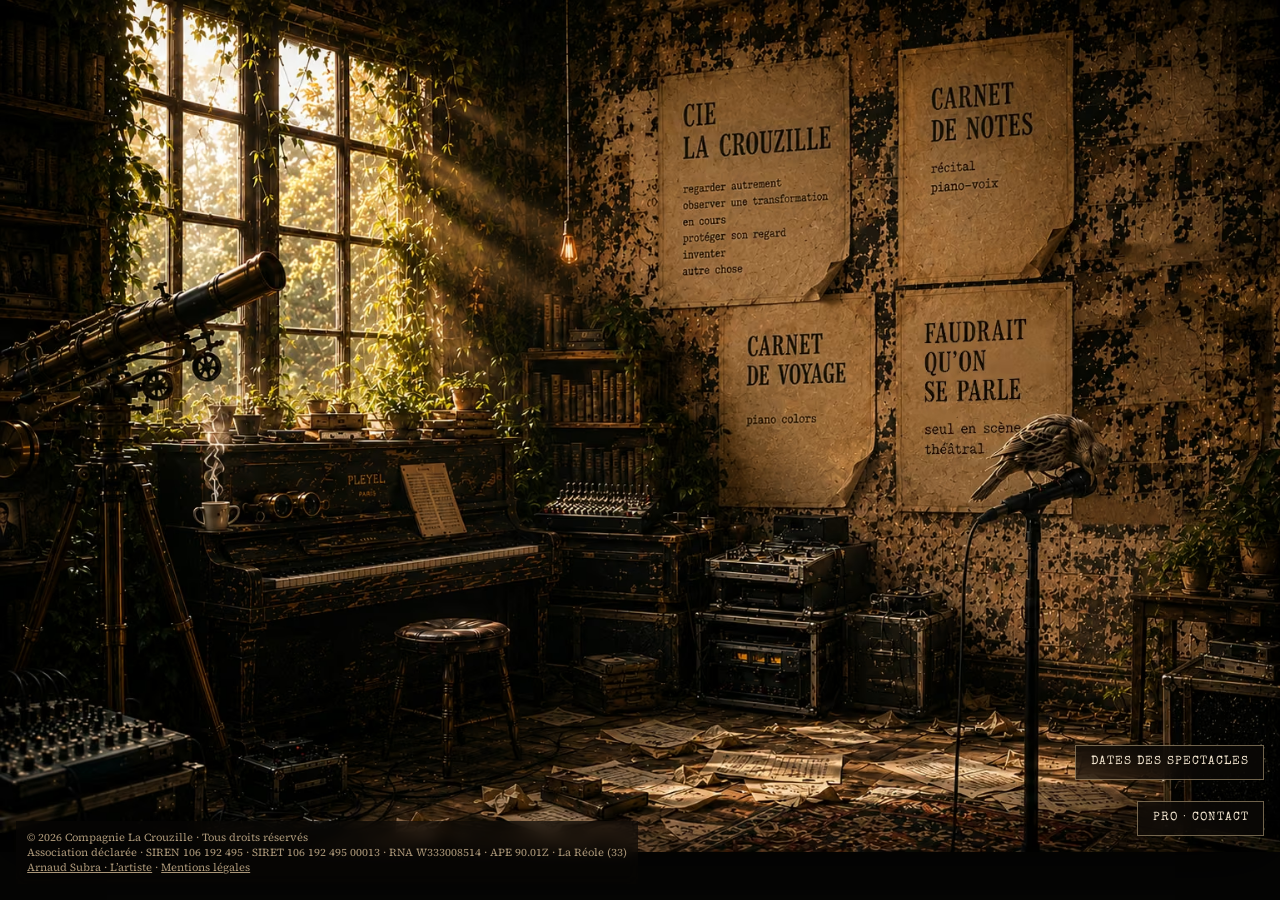
<file: index.html>
<!DOCTYPE html>
<html lang="fr">
<head>
  <meta charset="UTF-8">
  <meta name="viewport" content="width=device-width, initial-scale=1.0">
  <title>Compagnie La Crouzille — Arnaud Subra</title>
  <meta name="description" content="Le site officiel d’Arnaud Subra et de la Compagnie La Crouzille à La Réole : musique, théâtre, écriture et récital piano-voix Carnet de notes.">
  <meta name="robots" content="index, follow, max-image-preview:large, max-snippet:-1, max-video-preview:-1">
  <link rel="canonical" href="https://compagnielacrouzille.fr/">
  <link rel="icon" type="image/png" href="assets/web/compagnie-la-crouzille-favicon.png">
  <meta name="theme-color" content="#090807">

  <meta property="og:locale" content="fr_FR">
  <meta property="og:type" content="website">
  <meta property="og:site_name" content="Compagnie La Crouzille">
  <meta property="og:title" content="Compagnie La Crouzille — Arnaud Subra">
  <meta property="og:description" content="Le site officiel d’Arnaud Subra et de la Compagnie La Crouzille à La Réole : musique, théâtre, écriture et récital piano-voix Carnet de notes.">
  <meta property="og:url" content="https://compagnielacrouzille.fr/">
  <meta property="og:image" content="https://compagnielacrouzille.fr/assets/indexpage.png">
  <meta property="og:image:alt" content="L’atelier imaginaire de la Compagnie La Crouzille et les affiches de ses créations">
  <meta name="twitter:card" content="summary_large_image">
  <meta name="twitter:title" content="Compagnie La Crouzille — Arnaud Subra">
  <meta name="twitter:description" content="Le site officiel d’Arnaud Subra et de la Compagnie La Crouzille à La Réole : musique, théâtre, écriture et récital piano-voix Carnet de notes.">
  <meta name="twitter:image" content="https://compagnielacrouzille.fr/assets/indexpage.png">

  <link rel="stylesheet" href="style.css?v=dates-20260929">
  <style>
    .visually-hidden{position:absolute!important;width:1px!important;height:1px!important;padding:0!important;margin:-1px!important;overflow:hidden!important;clip:rect(0,0,0,0)!important;white-space:nowrap!important;border:0!important}
  </style>
  <script type="application/ld+json">
{
  "@context": "https://schema.org",
  "@graph": [
    {
      "@type": "WebSite",
      "@id": "https://compagnielacrouzille.fr/#website",
      "url": "https://compagnielacrouzille.fr/",
      "name": "Compagnie La Crouzille",
      "description": "Compagnie artistique de musique, théâtre et clown basée à La Réole.",
      "inLanguage": "fr-FR",
      "publisher": {
        "@id": "https://compagnielacrouzille.fr/#organization"
      }
    },
    {
      "@type": "PerformingGroup",
      "@id": "https://compagnielacrouzille.fr/#organization",
      "name": "Compagnie La Crouzille",
      "alternateName": "Cie La Crouzille",
      "url": "https://compagnielacrouzille.fr/",
      "logo": "https://compagnielacrouzille.fr/assets/logocielacrouzille.png",
      "image": "https://compagnielacrouzille.fr/assets/indexpage.png",
      "description": "Compagnie artistique portée par Arnaud Subra, consacrée à la musique, au théâtre, au clown et aux formes scéniques de proximité.",
      "founder": {
        "@id": "https://compagnielacrouzille.fr/arnaud-subra#person"
      },
      "address": {
        "@type": "PostalAddress",
        "postalCode": "33190",
        "addressLocality": "La Réole",
        "addressRegion": "Nouvelle-Aquitaine",
        "addressCountry": "FR"
      },
      "areaServed": "France"
    },
    {
      "@type": "Person",
      "@id": "https://compagnielacrouzille.fr/arnaud-subra#person",
      "name": "Arnaud Subra",
      "url": "https://compagnielacrouzille.fr/arnaud-subra",
      "jobTitle": "Auteur-compositeur-interprète, pianiste et chanteur",
      "description": "Arnaud Subra mêle musique, théâtre et écriture. Il porte la Compagnie La Crouzille à La Réole et le récital piano-voix Carnet de notes.",
      "image": "https://compagnielacrouzille.fr/assets/arnaud-subra-intensite-visage.png",
      "affiliation": {
        "@id": "https://compagnielacrouzille.fr/#organization"
      },
      "sameAs": [
        "https://arnaudsubra.bandcamp.com/"
      ],
      "alternateName": "Seub"
    }
  ]
}
  </script>
</head>
<body class="home-body">
  <main class="home-stage" aria-label="Accueil de la Compagnie La Crouzille">
    <picture><source type="image/avif" srcset="assets/web/compagnie-la-crouzille-accueil-480.avif 480w, assets/web/compagnie-la-crouzille-accueil-800.avif 800w, assets/web/compagnie-la-crouzille-accueil-1200.avif 1200w, assets/web/compagnie-la-crouzille-accueil-1537.avif 1537w" sizes="(max-width: 800px) 100vw, min(100vw, 150.244vh)"><source type="image/webp" srcset="assets/web/compagnie-la-crouzille-accueil-480.webp 480w, assets/web/compagnie-la-crouzille-accueil-800.webp 800w, assets/web/compagnie-la-crouzille-accueil-1200.webp 1200w, assets/web/compagnie-la-crouzille-accueil-1537.webp 1537w" sizes="(max-width: 800px) 100vw, min(100vw, 150.244vh)"><img width="1537" height="1023" class="home-artwork" src="assets/indexpage.png" alt="" fetchpriority="high" decoding="async"></picture>
    <h1 class="visually-hidden">Compagnie La Crouzille — musique, théâtre et clown à La Réole</h1>
    <p class="visually-hidden">Découvrez les créations scéniques de la compagnie portée par Arnaud Subra : Carnet de notes, Carnet de voyage et Faudrait qu’on se parle.</p>
    <a class="hotspot hotspot-about" href="/a-propos" aria-label="À propos de la compagnie">À propos</a>
    <a class="hotspot hotspot-notes" href="/carnet-de-notes" aria-label="Carnet de notes">Carnet de notes</a>
    <a class="hotspot hotspot-voyage" href="/carnet-de-voyage" aria-label="Carnet de voyage">Carnet de voyage</a>
    <a class="hotspot hotspot-parle" href="/faudrait-quon-se-parle" aria-label="Faudrait qu'on se parle">Faudrait qu'on se parle</a>
    <a class="home-pro home-dates" href="/dates">Dates des spectacles</a>
    <a class="home-pro" href="/pro-contact">Pro · Contact</a>
  </main>

  <nav class="home-mobile-nav" aria-label="Navigation mobile">
    <a href="/a-propos">À propos</a>
    <a href="/arnaud-subra">Arnaud Subra</a>
    <a href="/carnet-de-notes">Carnet de notes</a>
    <a href="/carnet-de-voyage">Carnet de voyage</a>
    <a href="/faudrait-quon-se-parle">Faudrait qu'on se parle</a>
    <a href="/dates">Dates des spectacles</a>
    <a href="/pro-contact">Pro · Contact</a>
    <a href="/mentions-legales">Mentions légales</a>
  </nav>

  <footer class="home-legal">
    <span>© 2026 Compagnie La Crouzille · Tous droits réservés</span>
    <span>Association déclarée · SIREN 106 192 495 · SIRET 106 192 495 00013 · RNA W333008514 · APE 90.01Z · La Réole (33)</span>
    <span><a href="/arnaud-subra">Arnaud Subra · L’artiste</a> · <a href="/mentions-legales">Mentions légales</a></span>
  </footer>
</body>
</html>
</file>
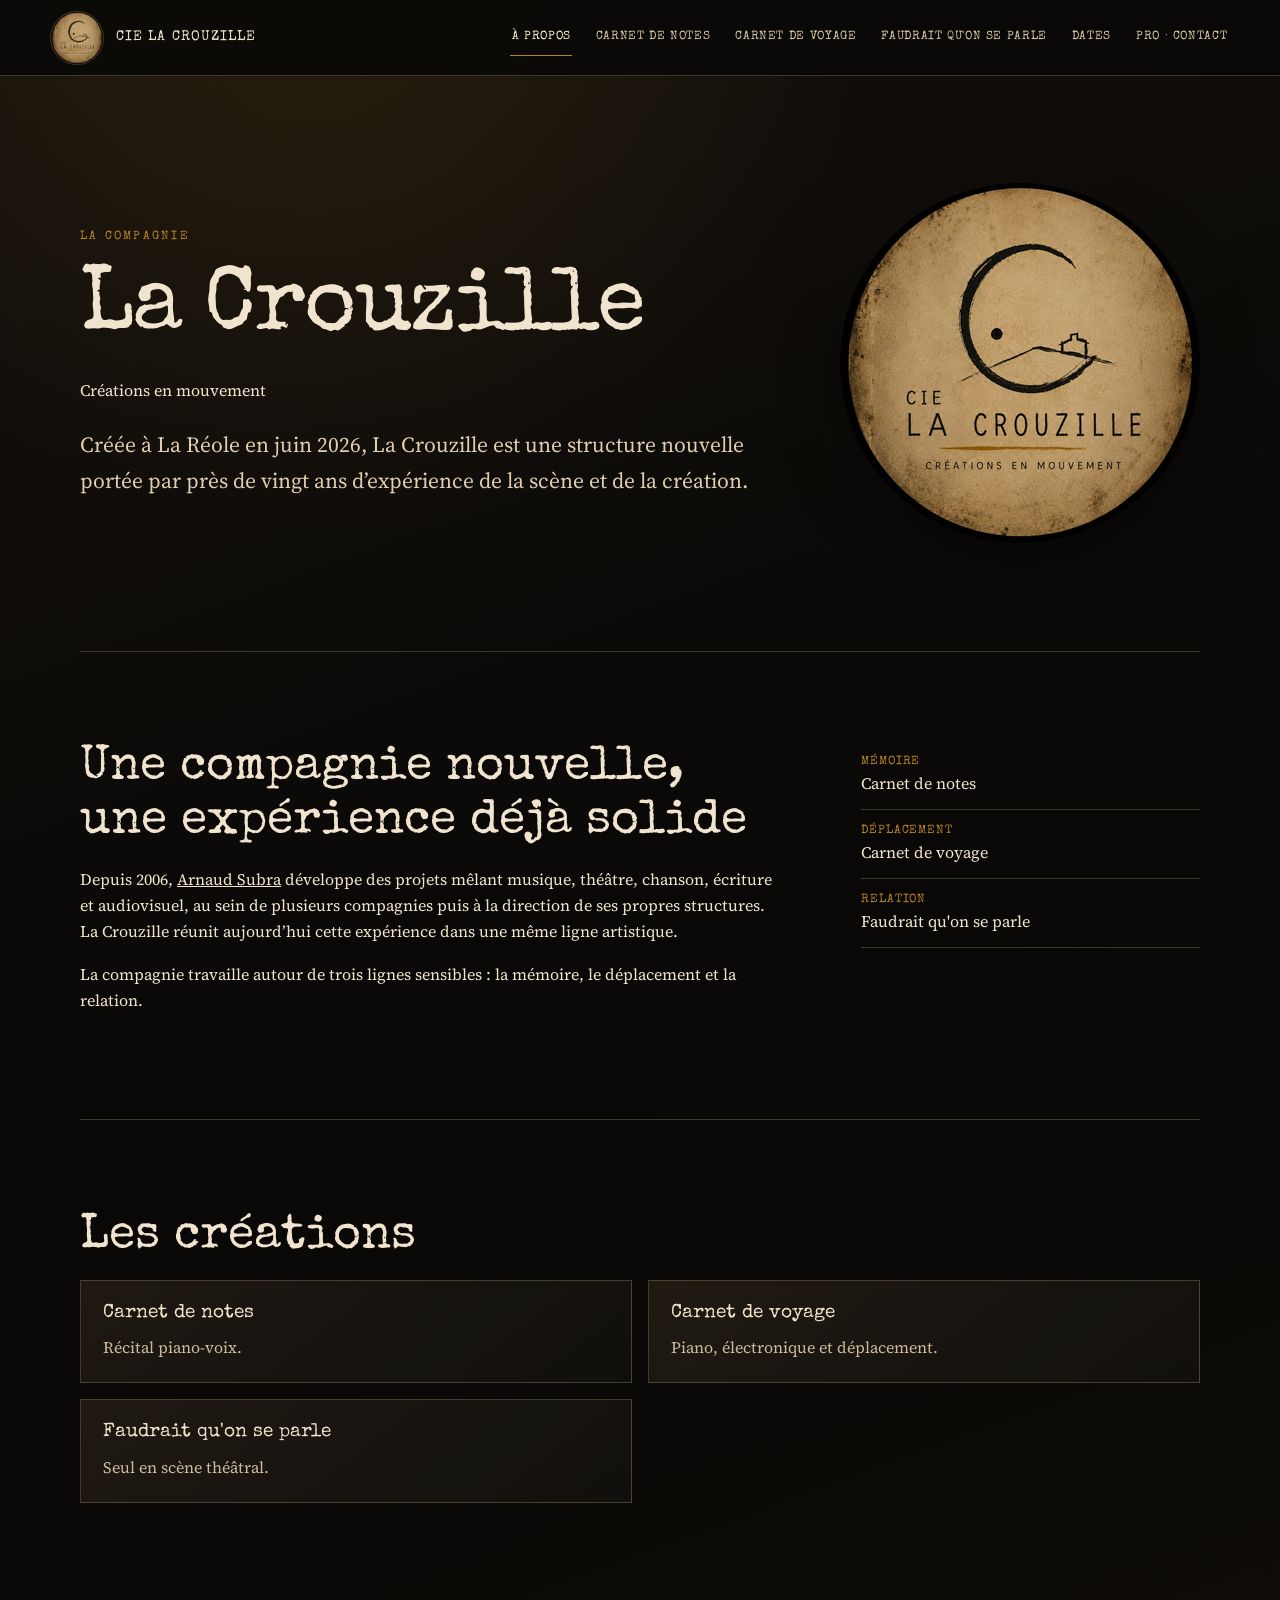
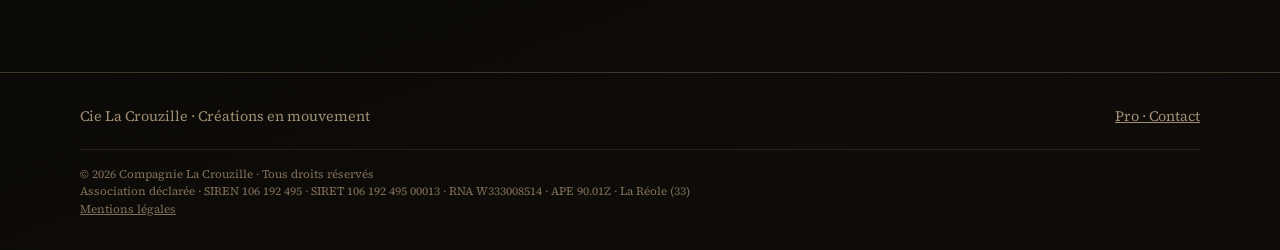
<file: a-propos.html>
<!DOCTYPE html>
<html lang="fr">
<head>
  <meta charset="UTF-8">
  <meta name="viewport" content="width=device-width, initial-scale=1">
  <title>La Crouzille — Compagnie artistique d’Arnaud Subra</title>
  <meta name="description" content="Fondée par Arnaud Subra à La Réole en 2026, La Crouzille réunit musique, théâtre, clown et écriture. Découvrez son parcours et ses créations.">
  <meta name="robots" content="index, follow, max-image-preview:large, max-snippet:-1, max-video-preview:-1">
  <link rel="canonical" href="https://compagnielacrouzille.fr/a-propos">
  <link rel="icon" type="image/png" href="assets/web/compagnie-la-crouzille-favicon.png">
  <meta name="theme-color" content="#090807">

  <meta property="og:locale" content="fr_FR">
  <meta property="og:type" content="website">
  <meta property="og:site_name" content="Compagnie La Crouzille">
  <meta property="og:title" content="La Crouzille — Compagnie artistique d’Arnaud Subra">
  <meta property="og:description" content="Fondée par Arnaud Subra à La Réole en 2026, La Crouzille réunit musique, théâtre, clown et écriture. Découvrez son parcours et ses créations.">
  <meta property="og:url" content="https://compagnielacrouzille.fr/a-propos">
  <meta property="og:image" content="https://compagnielacrouzille.fr/assets/indexpage.png">
  <meta property="og:image:alt" content="L’univers visuel de la Compagnie La Crouzille">
  <meta name="twitter:card" content="summary_large_image">
  <meta name="twitter:title" content="La Crouzille — Compagnie artistique d’Arnaud Subra">
  <meta name="twitter:description" content="Fondée par Arnaud Subra à La Réole en 2026, La Crouzille réunit musique, théâtre, clown et écriture. Découvrez son parcours et ses créations.">
  <meta name="twitter:image" content="https://compagnielacrouzille.fr/assets/indexpage.png">

  <link rel="stylesheet" href="style.css?v=dates-20260929">
  <script type="application/ld+json">
{
  "@context": "https://schema.org",
  "@graph": [
    {
      "@type": "AboutPage",
      "@id": "https://compagnielacrouzille.fr/a-propos#webpage",
      "url": "https://compagnielacrouzille.fr/a-propos",
      "name": "À propos de la Compagnie La Crouzille",
      "description": "Présentation de la Compagnie La Crouzille, de son parcours artistique et de ses créations.",
      "inLanguage": "fr-FR",
      "isPartOf": {
        "@id": "https://compagnielacrouzille.fr/#website"
      },
      "about": {
        "@id": "https://compagnielacrouzille.fr/#organization"
      }
    },
    {
      "@type": "PerformingGroup",
      "@id": "https://compagnielacrouzille.fr/#organization",
      "name": "Compagnie La Crouzille",
      "alternateName": "Cie La Crouzille",
      "url": "https://compagnielacrouzille.fr/",
      "logo": "https://compagnielacrouzille.fr/assets/logocielacrouzille.png",
      "image": "https://compagnielacrouzille.fr/assets/indexpage.png",
      "description": "Compagnie artistique portée par Arnaud Subra, consacrée à la musique, au théâtre, au clown et aux formes scéniques de proximité.",
      "founder": {
        "@id": "https://compagnielacrouzille.fr/arnaud-subra#person"
      },
      "address": {
        "@type": "PostalAddress",
        "postalCode": "33190",
        "addressLocality": "La Réole",
        "addressRegion": "Nouvelle-Aquitaine",
        "addressCountry": "FR"
      },
      "areaServed": "France"
    },
    {
      "@type": "Person",
      "@id": "https://compagnielacrouzille.fr/arnaud-subra#person",
      "name": "Arnaud Subra",
      "url": "https://compagnielacrouzille.fr/arnaud-subra",
      "jobTitle": "Auteur-compositeur-interprète, pianiste et chanteur",
      "description": "Arnaud Subra mêle musique, théâtre et écriture. Il porte la Compagnie La Crouzille à La Réole et le récital piano-voix Carnet de notes.",
      "image": "https://compagnielacrouzille.fr/assets/arnaud-subra-intensite-visage.png",
      "affiliation": {
        "@id": "https://compagnielacrouzille.fr/#organization"
      },
      "sameAs": [
        "https://arnaudsubra.bandcamp.com/"
      ],
      "alternateName": "Seub"
    }
  ]
}
  </script>
</head>
<body>
  <header class="site-header">
    <a class="brand" href="/"><span class="brand-mark" aria-hidden="true"></span><span class="brand-name">Cie La Crouzille</span></a>
    <button class="menu-toggle" type="button" aria-expanded="false">Menu</button>
    <nav class="main-nav">
      <ul>
        <li><a aria-current="page" href="/a-propos">À propos</a></li>
        <li><a href="/carnet-de-notes">Carnet de notes</a></li>
        <li><a href="/carnet-de-voyage">Carnet de voyage</a></li>
        <li><a href="/faudrait-quon-se-parle">Faudrait qu'on se parle</a></li>
        <li><a href="/dates">Dates</a></li>
        <li><a href="/pro-contact">Pro · Contact</a></li>
      </ul>
    </nav>
  </header>

  <main class="page-shell">
    <section class="page-hero">
      <div>
        <p class="eyebrow">La compagnie</p>
        <h1>La Crouzille</h1>
        <p>Créations en mouvement</p>
        <p class="lead">Créée à La Réole en juin 2026, La Crouzille est une structure nouvelle portée par près de vingt ans d’expérience de la scène et de la création.</p>
      </div>
      <div class="hero-logo" role="img" aria-label="Logo de la Compagnie La Crouzille"></div>
    </section>

    <section class="content-section two-col">
      <div>
        <h2>Une compagnie nouvelle, une expérience déjà solide</h2>
        <p>Depuis 2006, <a href="/arnaud-subra">Arnaud Subra</a> développe des projets mêlant musique, théâtre, chanson, écriture et audiovisuel, au sein de plusieurs compagnies puis à la direction de ses propres structures. La Crouzille réunit aujourd’hui cette expérience dans une même ligne artistique.</p>
        <p>La compagnie travaille autour de trois lignes sensibles : la mémoire, le déplacement et la relation.</p>
      </div>
      <ul class="meta-list">
        <li><strong>Mémoire</strong>Carnet de notes</li>
        <li><strong>Déplacement</strong>Carnet de voyage</li>
        <li><strong>Relation</strong>Faudrait qu'on se parle</li>
      </ul>
    </section>

    <section class="content-section">
      <h2>Les créations</h2>
      <div class="cards">
        <a class="card" href="/carnet-de-notes"><h3>Carnet de notes</h3><p>Récital piano-voix.</p></a>
        <a class="card" href="/carnet-de-voyage"><h3>Carnet de voyage</h3><p>Piano, électronique et déplacement.</p></a>
        <a class="card" href="/faudrait-quon-se-parle"><h3>Faudrait qu'on se parle</h3><p>Seul en scène théâtral.</p></a>
      </div>
    </section>
  </main>

  <footer class="site-footer">
    <div class="site-footer-inner"><span>Cie La Crouzille · Créations en mouvement</span><a href="/pro-contact">Pro · Contact</a></div>
    <div class="site-legal">
      <span>© 2026 Compagnie La Crouzille · Tous droits réservés</span>
      <span>Association déclarée · SIREN 106 192 495 · SIRET 106 192 495 00013 · RNA W333008514 · APE 90.01Z · La Réole (33)</span>
      <span><a href="/mentions-legales">Mentions légales</a></span>
    </div>
  </footer>
  <script src="script.js"></script>
</body>
</html>
</file>
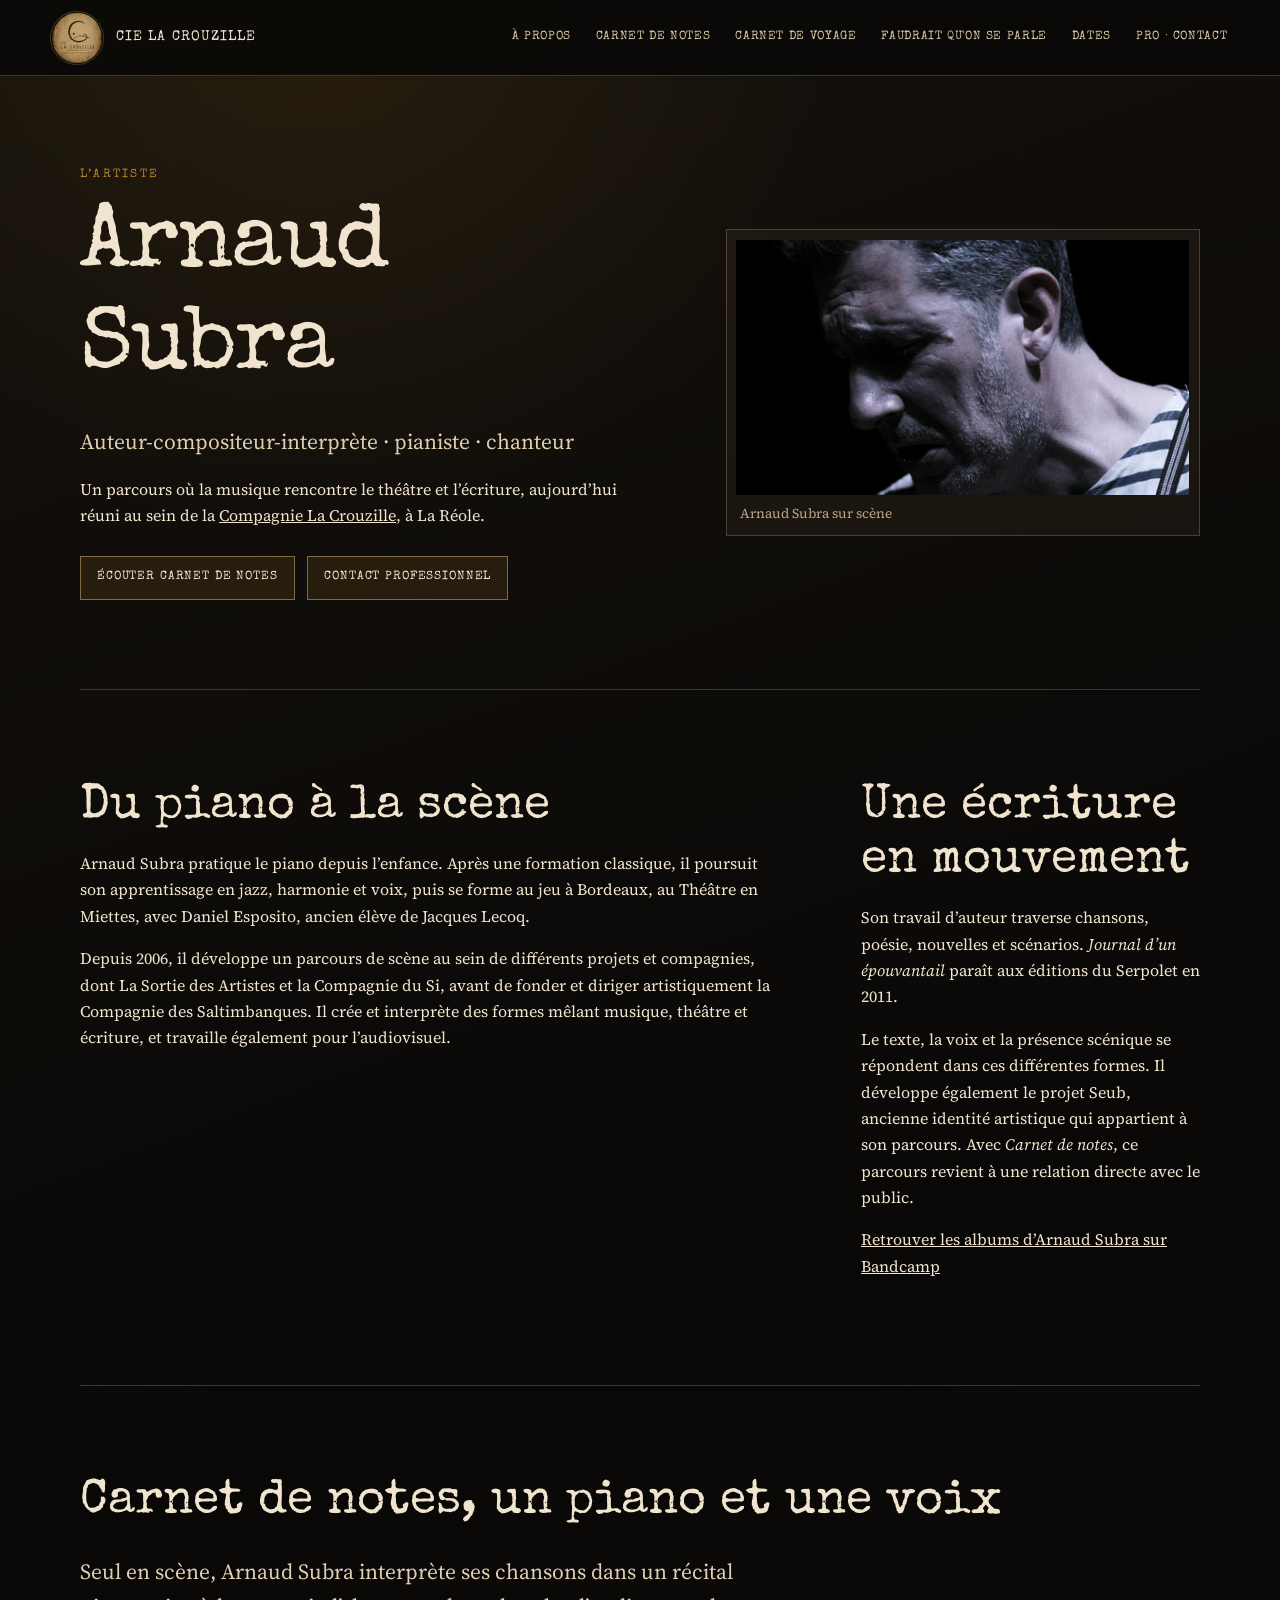
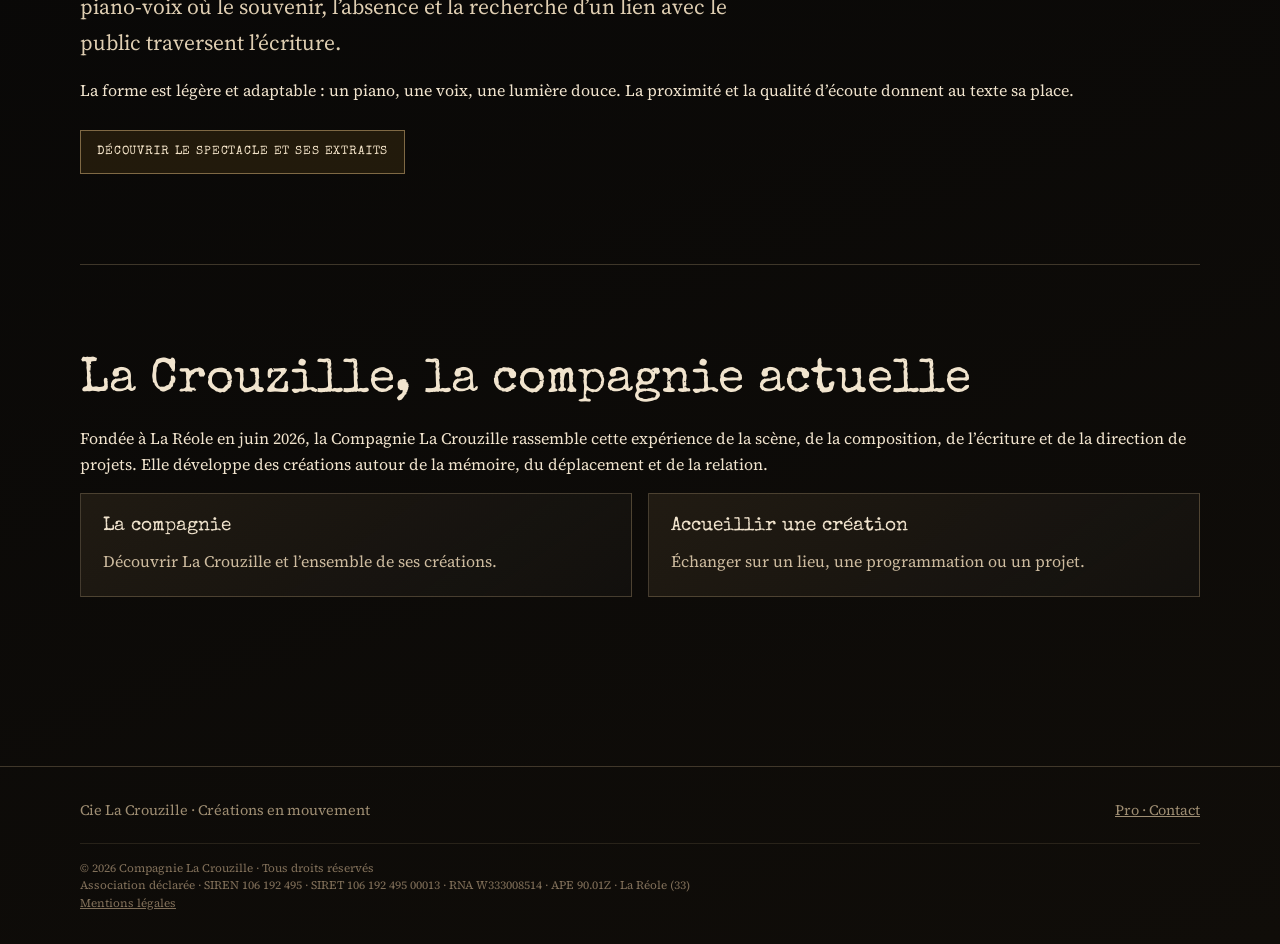
<file: arnaud-subra.html>
<!DOCTYPE html>
<html lang="fr">
<head>
  <meta charset="UTF-8">
  <meta name="viewport" content="width=device-width, initial-scale=1">
  <title>Arnaud Subra — Auteur-compositeur-interprète, pianiste</title>
  <meta name="description" content="Arnaud Subra, auteur-compositeur-interprète, pianiste et chanteur : parcours musical, écriture, Compagnie La Crouzille et récital Carnet de notes.">
  <meta name="robots" content="index, follow, max-image-preview:large, max-snippet:-1, max-video-preview:-1">
  <link rel="canonical" href="https://compagnielacrouzille.fr/arnaud-subra">
  <link rel="icon" type="image/png" href="assets/web/compagnie-la-crouzille-favicon.png">
  <meta name="theme-color" content="#090807">

  <meta property="og:locale" content="fr_FR">
  <meta property="og:type" content="website">
  <meta property="og:site_name" content="Compagnie La Crouzille">
  <meta property="og:title" content="Arnaud Subra — Auteur-compositeur-interprète, pianiste">
  <meta property="og:description" content="Arnaud Subra, auteur-compositeur-interprète, pianiste et chanteur : parcours musical, écriture, Compagnie La Crouzille et récital Carnet de notes.">
  <meta property="og:url" content="https://compagnielacrouzille.fr/arnaud-subra">
  <meta property="og:image" content="https://compagnielacrouzille.fr/assets/arnaud-subra-intensite-visage.png">
  <meta property="og:image:alt" content="Arnaud Subra chantant sur scène">
  <meta name="twitter:card" content="summary_large_image">
  <meta name="twitter:title" content="Arnaud Subra — Auteur-compositeur-interprète, pianiste">
  <meta name="twitter:description" content="Arnaud Subra, auteur-compositeur-interprète, pianiste et chanteur : parcours musical, écriture, Compagnie La Crouzille et récital Carnet de notes.">
  <meta name="twitter:image" content="https://compagnielacrouzille.fr/assets/arnaud-subra-intensite-visage.png">

  <link rel="stylesheet" href="style.css?v=dates-20260929">
  <link rel="stylesheet" href="arnaud-subra.css">
  <script type="application/ld+json">
{
  "@context": "https://schema.org",
  "@graph": [
    {
      "@type": "ProfilePage",
      "@id": "https://compagnielacrouzille.fr/arnaud-subra#webpage",
      "url": "https://compagnielacrouzille.fr/arnaud-subra",
      "name": "Arnaud Subra — Auteur-compositeur-interprète, pianiste et chanteur",
      "inLanguage": "fr-FR",
      "mainEntity": {
        "@id": "https://compagnielacrouzille.fr/arnaud-subra#person"
      },
      "isPartOf": {
        "@id": "https://compagnielacrouzille.fr/#website"
      }
    },
    {
      "@type": "Person",
      "@id": "https://compagnielacrouzille.fr/arnaud-subra#person",
      "name": "Arnaud Subra",
      "url": "https://compagnielacrouzille.fr/arnaud-subra",
      "jobTitle": "Auteur-compositeur-interprète, pianiste et chanteur",
      "description": "Arnaud Subra mêle musique, théâtre et écriture. Il porte la Compagnie La Crouzille à La Réole et le récital piano-voix Carnet de notes.",
      "image": "https://compagnielacrouzille.fr/assets/arnaud-subra-intensite-visage.png",
      "affiliation": {
        "@id": "https://compagnielacrouzille.fr/#organization"
      },
      "sameAs": [
        "https://arnaudsubra.bandcamp.com/"
      ],
      "alternateName": "Seub"
    },
    {
      "@type": "PerformingGroup",
      "@id": "https://compagnielacrouzille.fr/#organization",
      "name": "Compagnie La Crouzille",
      "alternateName": "Cie La Crouzille",
      "url": "https://compagnielacrouzille.fr/",
      "logo": "https://compagnielacrouzille.fr/assets/logocielacrouzille.png",
      "image": "https://compagnielacrouzille.fr/assets/indexpage.png",
      "description": "Compagnie artistique portée par Arnaud Subra, consacrée à la musique, au théâtre, au clown et aux formes scéniques de proximité.",
      "founder": {
        "@id": "https://compagnielacrouzille.fr/arnaud-subra#person"
      },
      "address": {
        "@type": "PostalAddress",
        "postalCode": "33190",
        "addressLocality": "La Réole",
        "addressRegion": "Nouvelle-Aquitaine",
        "addressCountry": "FR"
      },
      "areaServed": "France"
    }
  ]
}
  </script>
</head>
<body>
  <header class="site-header">
    <a class="brand" href="/"><span class="brand-mark" aria-hidden="true"></span><span class="brand-name">Cie La Crouzille</span></a>
    <button class="menu-toggle" type="button" aria-expanded="false">Menu</button>
    <nav class="main-nav">
      <ul>
        <li><a href="/a-propos">À propos</a></li>
        <li><a href="/carnet-de-notes">Carnet de notes</a></li>
        <li><a href="/carnet-de-voyage">Carnet de voyage</a></li>
        <li><a href="/faudrait-quon-se-parle">Faudrait qu'on se parle</a></li>
        <li><a href="/dates">Dates</a></li>
        <li><a href="/pro-contact">Pro · Contact</a></li>
      </ul>
    </nav>
  </header>

  <main class="page-shell">
    <section class="page-hero artist-hero">
      <div>
        <p class="eyebrow">L’artiste</p>
        <h1>Arnaud Subra</h1>
        <p class="lead">Auteur-compositeur-interprète · pianiste · chanteur</p>
        <p>Un parcours où la musique rencontre le théâtre et l’écriture, aujourd’hui réuni au sein de la <a href="/a-propos">Compagnie La Crouzille</a>, à La Réole.</p>
        <div class="actions">
          <a class="button" href="/carnet-de-notes#ecouter">Écouter Carnet de notes</a>
          <a class="button" href="/pro-contact">Contact professionnel</a>
        </div>
      </div>
      <figure class="artist-portrait">
        <picture><source type="image/avif" srcset="assets/web/arnaud-subra-intensite-visage-480.avif 480w, assets/web/arnaud-subra-intensite-visage-800.avif 800w, assets/web/arnaud-subra-intensite-visage-1200.avif 1200w, assets/web/arnaud-subra-intensite-visage-1600.avif 1600w" sizes="(max-width: 800px) calc(100vw - 54px), (max-width: 1152px) calc(43vw - 56px), 454px"><source type="image/webp" srcset="assets/web/arnaud-subra-intensite-visage-480.webp 480w, assets/web/arnaud-subra-intensite-visage-800.webp 800w, assets/web/arnaud-subra-intensite-visage-1200.webp 1200w, assets/web/arnaud-subra-intensite-visage-1600.webp 1600w" sizes="(max-width: 800px) calc(100vw - 54px), (max-width: 1152px) calc(43vw - 56px), 454px"><img width="1600" height="900" src="assets/arnaud-subra-intensite-visage.png" alt="Arnaud Subra chantant sur scène" fetchpriority="high" decoding="async"></picture>
        <figcaption>Arnaud Subra sur scène</figcaption>
      </figure>
    </section>

    <section class="content-section two-col">
      <div>
        <h2>Du piano à la scène</h2>
        <p>Arnaud Subra pratique le piano depuis l’enfance. Après une formation classique, il poursuit son apprentissage en jazz, harmonie et voix, puis se forme au jeu à Bordeaux, au Théâtre en Miettes, avec Daniel Esposito, ancien élève de Jacques Lecoq.</p>
        <p>Depuis 2006, il développe un parcours de scène au sein de différents projets et compagnies, dont La Sortie des Artistes et la Compagnie du Si, avant de fonder et diriger artistiquement la Compagnie des Saltimbanques. Il crée et interprète des formes mêlant musique, théâtre et écriture, et travaille également pour l’audiovisuel.</p>
      </div>
      <div>
        <h2>Une écriture en mouvement</h2>
        <p>Son travail d’auteur traverse chansons, poésie, nouvelles et scénarios. <em>Journal d’un épouvantail</em> paraît aux éditions du Serpolet en 2011.</p>
        <p>Le texte, la voix et la présence scénique se répondent dans ces différentes formes. Il développe également le projet Seub, ancienne identité artistique qui appartient à son parcours. Avec <em>Carnet de notes</em>, ce parcours revient à une relation directe avec le public.</p>
        <p><a href="https://arnaudsubra.bandcamp.com/music" target="_blank" rel="noopener">Retrouver les albums d’Arnaud Subra sur Bandcamp</a></p>
      </div>
    </section>

    <section class="content-section">
      <h2>Carnet de notes, un piano et une voix</h2>
      <p class="lead">Seul en scène, Arnaud Subra interprète ses chansons dans un récital piano-voix où le souvenir, l’absence et la recherche d’un lien avec le public traversent l’écriture.</p>
      <p>La forme est légère et adaptable : un piano, une voix, une lumière douce. La proximité et la qualité d’écoute donnent au texte sa place.</p>
      <div class="actions"><a class="button" href="/carnet-de-notes">Découvrir le spectacle et ses extraits</a></div>
    </section>

    <section class="content-section">
      <h2>La Crouzille, la compagnie actuelle</h2>
      <p>Fondée à La Réole en juin 2026, la Compagnie La Crouzille rassemble cette expérience de la scène, de la composition, de l’écriture et de la direction de projets. Elle développe des créations autour de la mémoire, du déplacement et de la relation.</p>
      <div class="cards">
        <a class="card" href="/a-propos"><h3>La compagnie</h3><p>Découvrir La Crouzille et l’ensemble de ses créations.</p></a>
        <a class="card" href="/pro-contact"><h3>Accueillir une création</h3><p>Échanger sur un lieu, une programmation ou un projet.</p></a>
      </div>
    </section>
  </main>

  <footer class="site-footer">
    <div class="site-footer-inner"><span>Cie La Crouzille · Créations en mouvement</span><a href="/pro-contact">Pro · Contact</a></div>
    <div class="site-legal">
      <span>© 2026 Compagnie La Crouzille · Tous droits réservés</span>
      <span>Association déclarée · SIREN 106 192 495 · SIRET 106 192 495 00013 · RNA W333008514 · APE 90.01Z · La Réole (33)</span>
      <span><a href="/mentions-legales">Mentions légales</a></span>
    </div>
  </footer>
  <script src="script.js"></script>
</body>
</html>
</file>
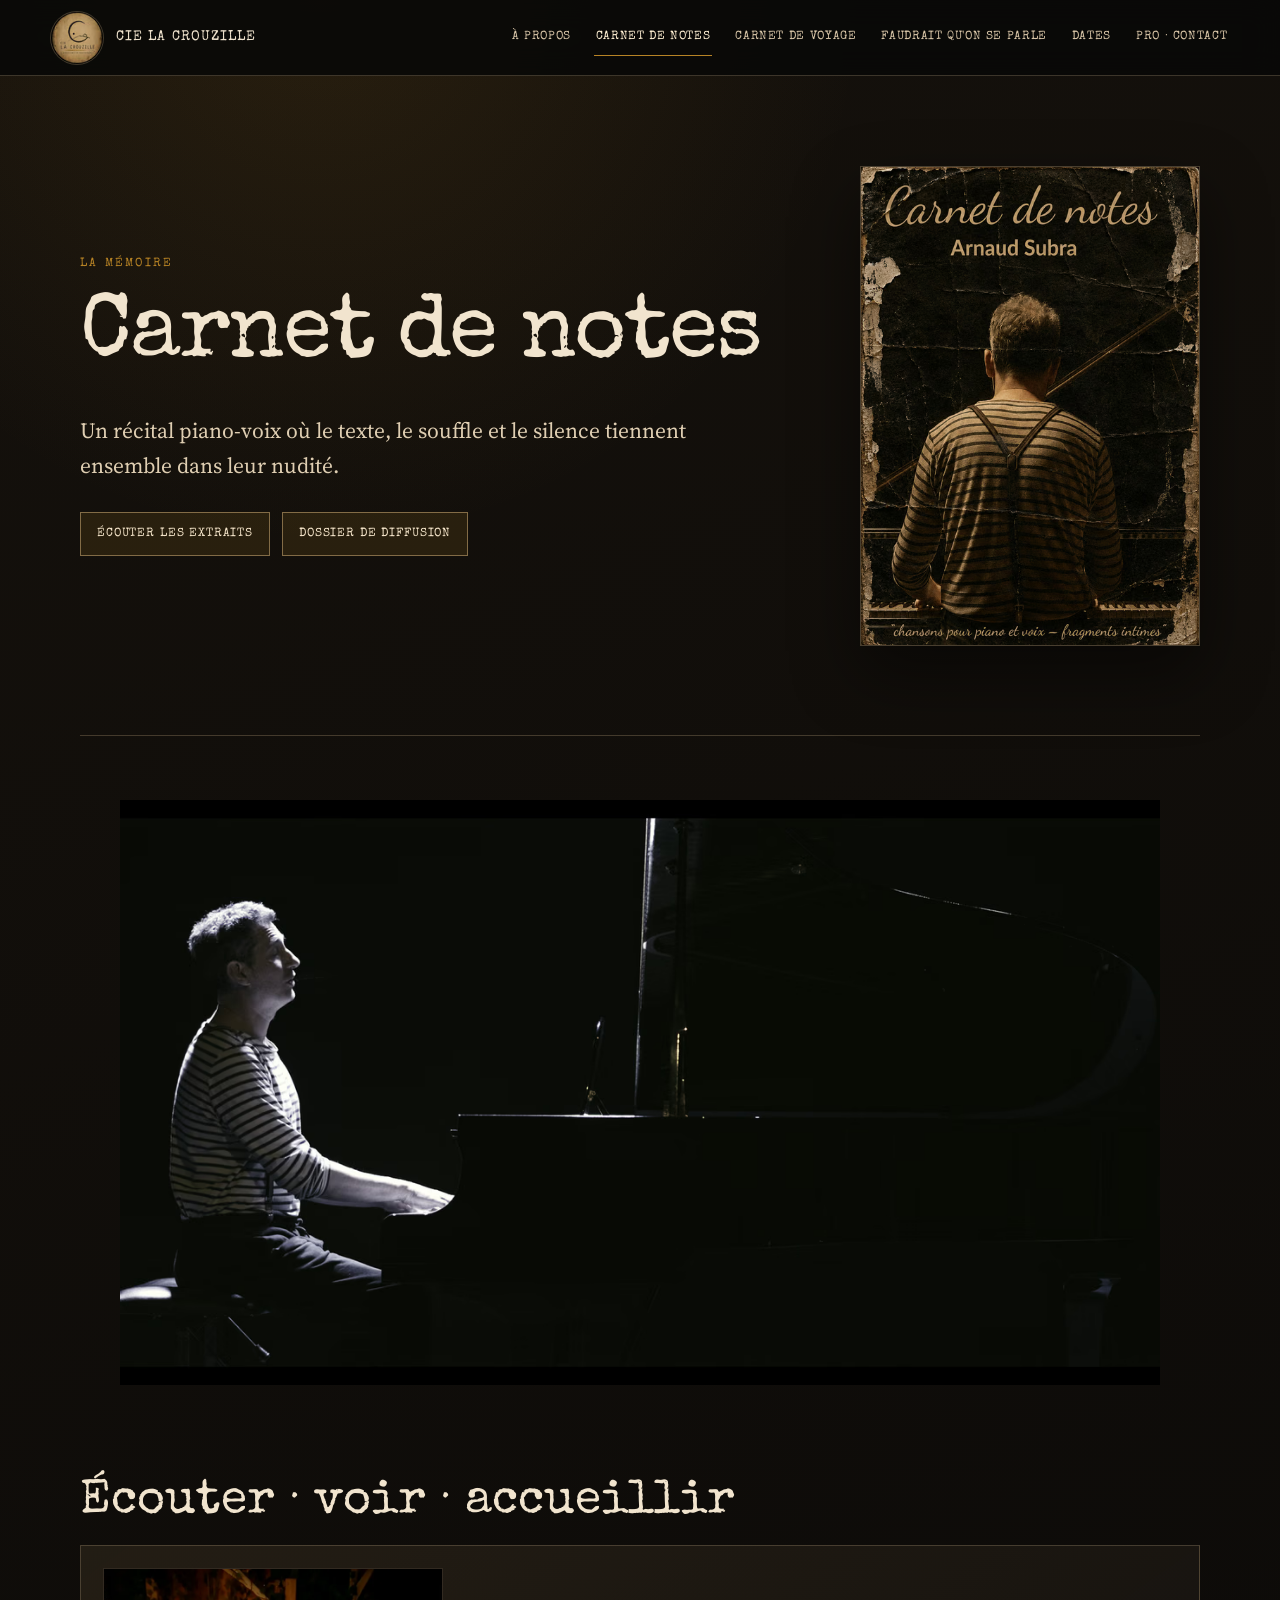
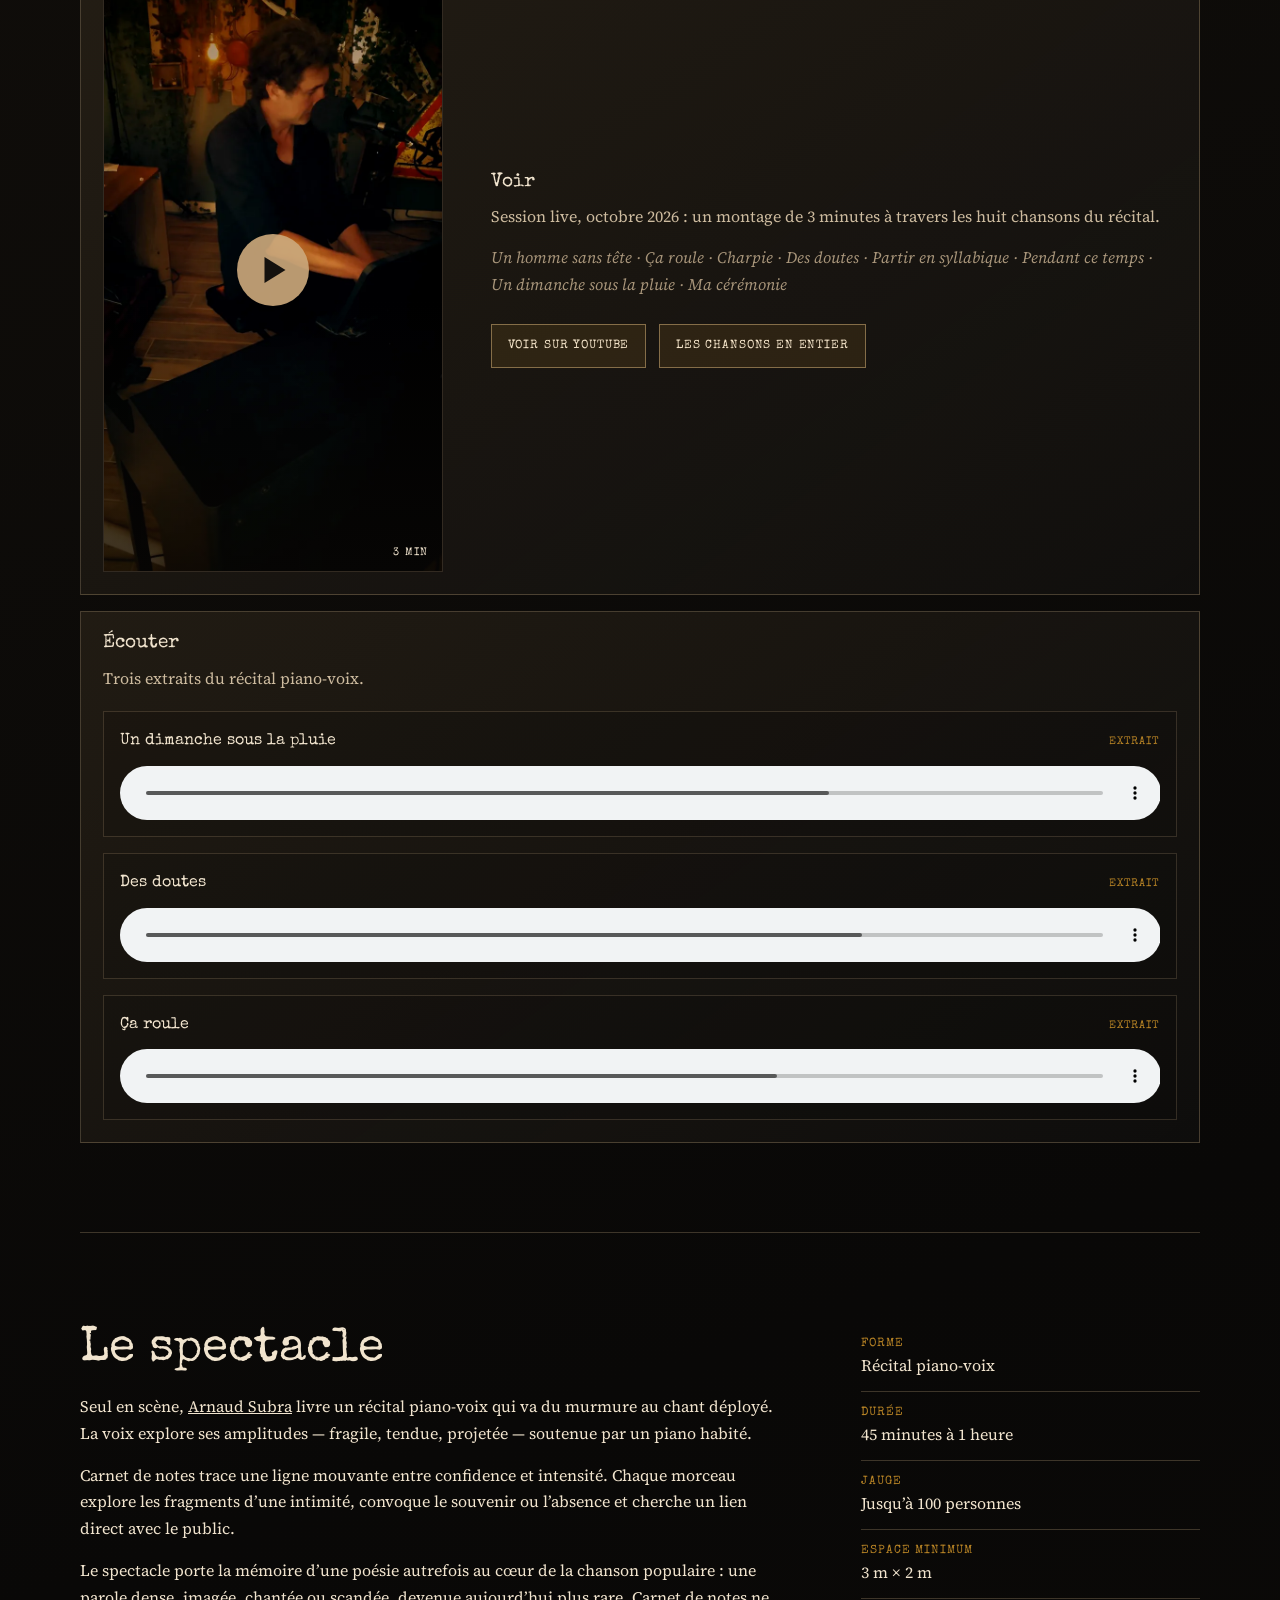
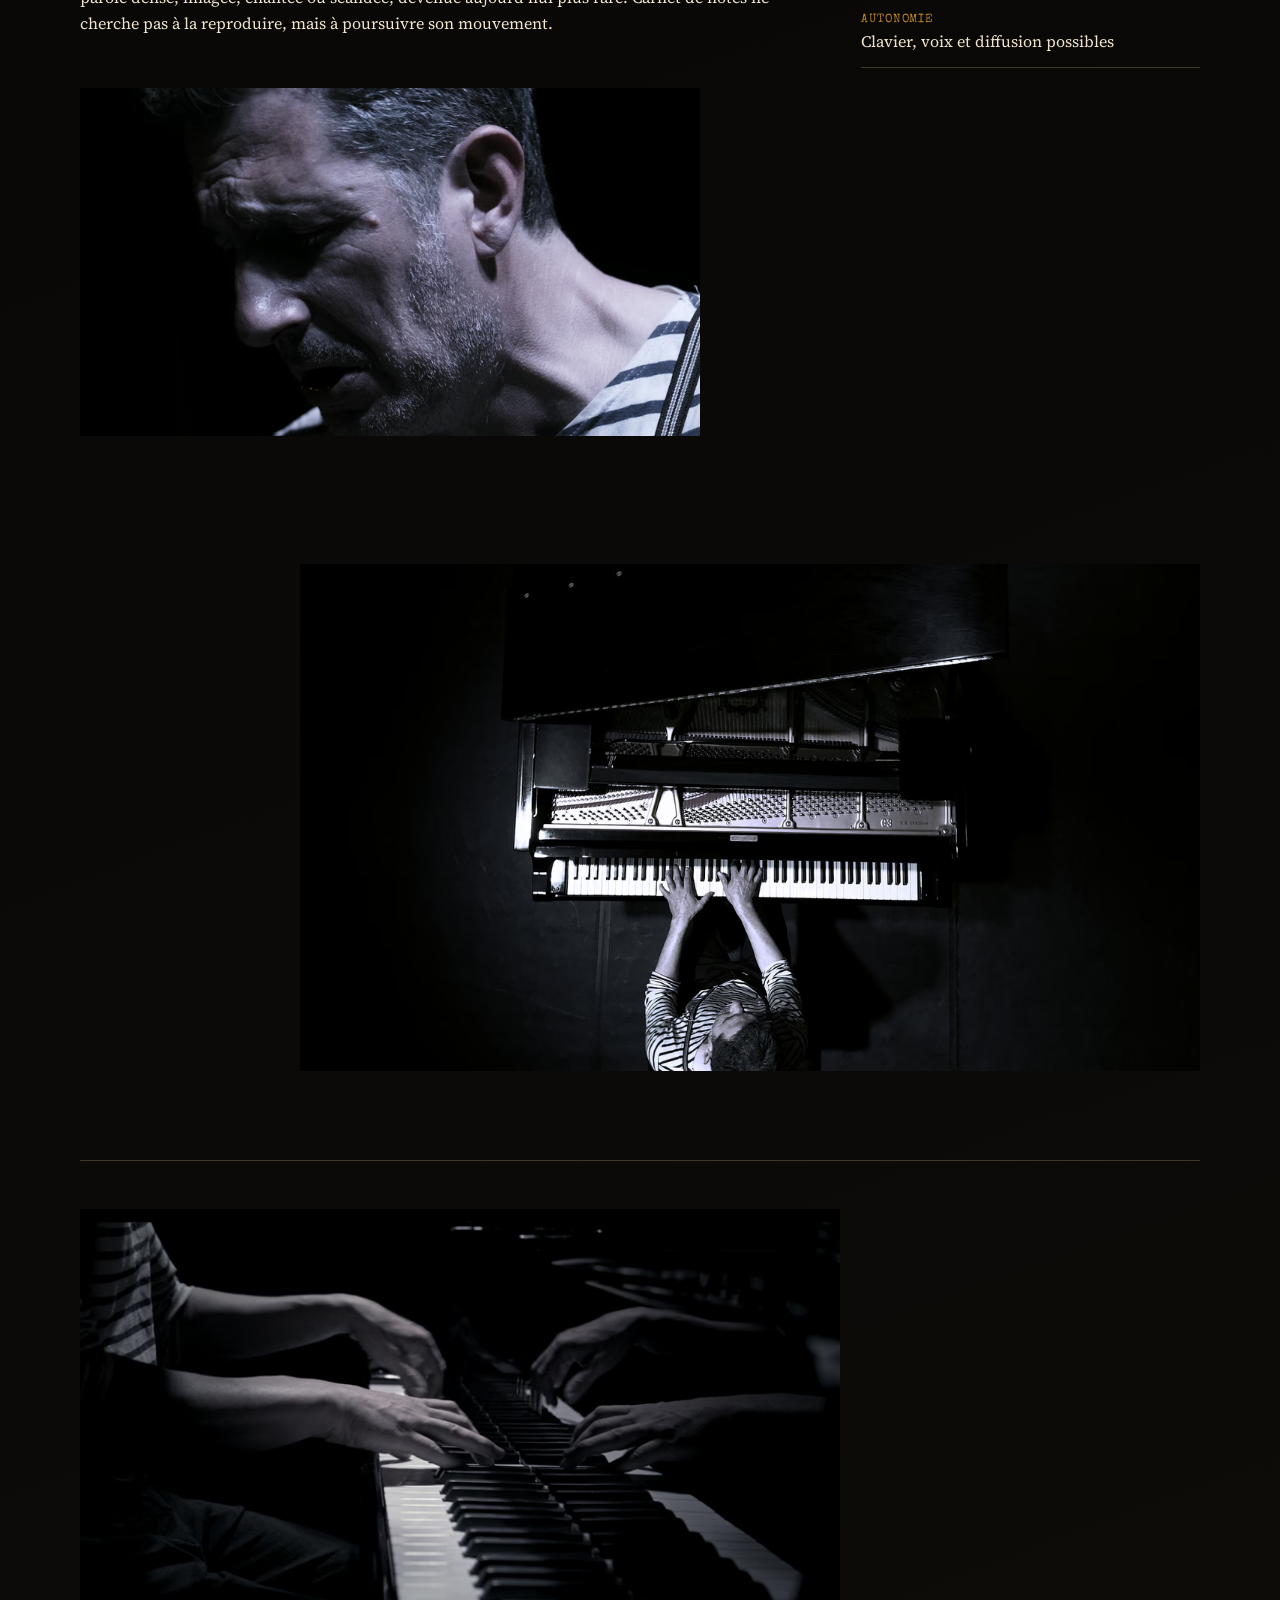
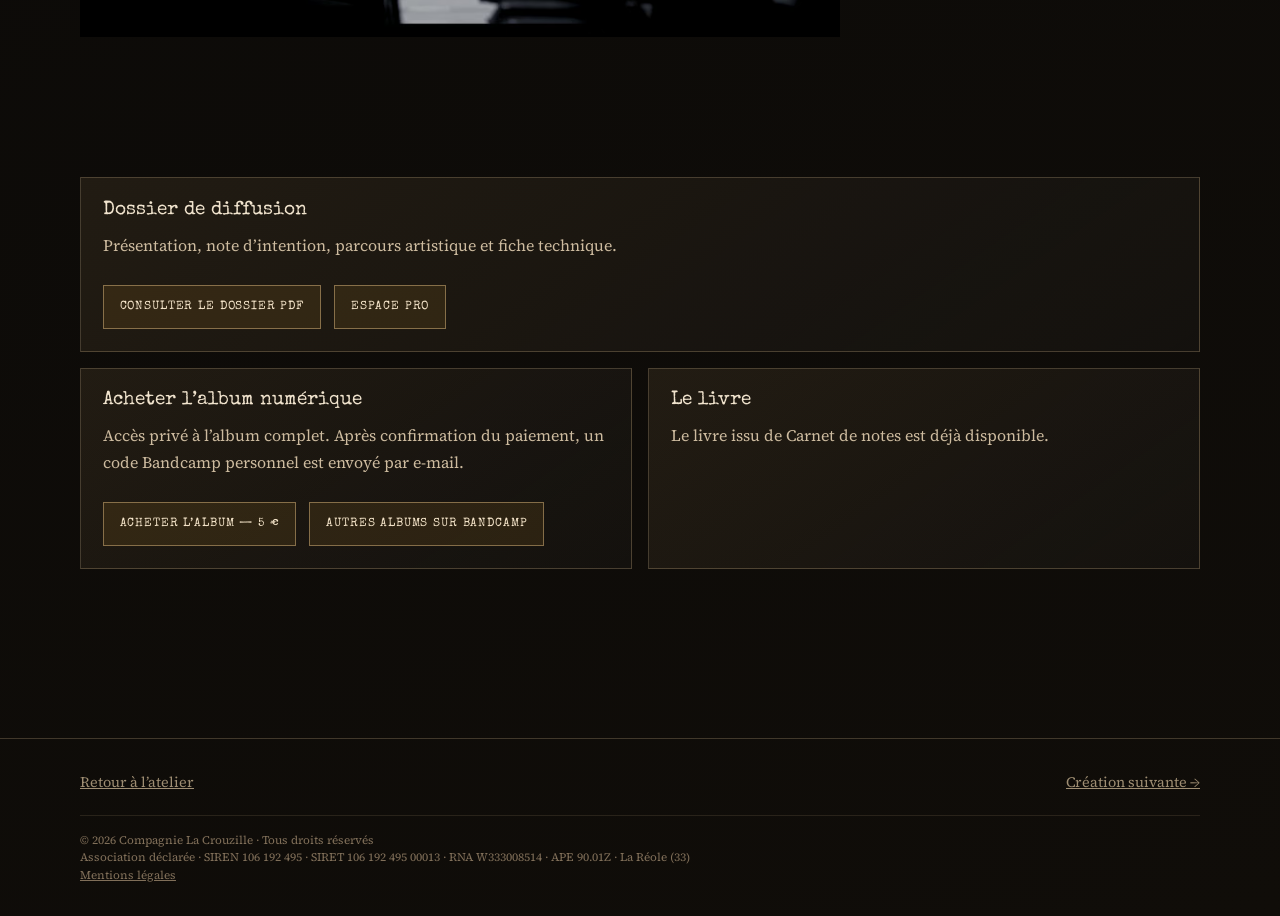
<file: carnet-de-notes.html>
<!DOCTYPE html>
<html lang="fr">
<head>
  <meta charset="UTF-8">
  <meta name="viewport" content="width=device-width, initial-scale=1">
  <title>Carnet de notes — Arnaud Subra, récital piano-voix</title>
  <meta name="description" content="Un piano, une voix et des chansons originales : découvrez Carnet de notes d’Arnaud Subra, écoutez les extraits et consultez le dossier de diffusion.">
  <meta name="robots" content="index, follow, max-image-preview:large, max-snippet:-1, max-video-preview:-1">
  <link rel="canonical" href="https://compagnielacrouzille.fr/carnet-de-notes">
  <link rel="icon" type="image/png" href="assets/web/compagnie-la-crouzille-favicon.png">
  <meta name="theme-color" content="#090807">

  <meta property="og:locale" content="fr_FR">
  <meta property="og:type" content="website">
  <meta property="og:site_name" content="Compagnie La Crouzille">
  <meta property="og:title" content="Carnet de notes — Arnaud Subra, récital piano-voix">
  <meta property="og:description" content="Un piano, une voix et des chansons originales : découvrez Carnet de notes d’Arnaud Subra, écoutez les extraits et consultez le dossier de diffusion.">
  <meta property="og:url" content="https://compagnielacrouzille.fr/carnet-de-notes">
  <meta property="og:image" content="https://compagnielacrouzille.fr/assets/carnet-de-notes.png">
  <meta property="og:image:alt" content="Affiche du spectacle Carnet de notes d’Arnaud Subra">
  <meta name="twitter:card" content="summary_large_image">
  <meta name="twitter:title" content="Carnet de notes — Arnaud Subra, récital piano-voix">
  <meta name="twitter:description" content="Un piano, une voix et des chansons originales : découvrez Carnet de notes d’Arnaud Subra, écoutez les extraits et consultez le dossier de diffusion.">
  <meta name="twitter:image" content="https://compagnielacrouzille.fr/assets/carnet-de-notes.png">

  <link rel="stylesheet" href="style.css?v=dates-20260929">
  <link rel="stylesheet" href="carnet-de-notes.css?v=video2-20261013">
  <script type="application/ld+json">
{
  "@context": "https://schema.org",
  "@graph": [
    {
      "@type": "CreativeWork",
      "@id": "https://compagnielacrouzille.fr/carnet-de-notes#creativework",
      "name": "Carnet de notes",
      "url": "https://compagnielacrouzille.fr/carnet-de-notes",
      "description": "Récital piano-voix d’Arnaud Subra autour de la mémoire, du souvenir, de l’absence et du lien direct avec le public.",
      "image": "https://compagnielacrouzille.fr/assets/carnet-de-notes.png",
      "inLanguage": "fr-FR",
      "genre": [
        "Chanson",
        "Poésie",
        "Récital piano-voix"
      ],
      "creator": {
        "@id": "https://compagnielacrouzille.fr/arnaud-subra#person"
      },
      "publisher": {
        "@type": "PerformingGroup",
        "@id": "https://compagnielacrouzille.fr/#organization",
        "name": "Compagnie La Crouzille",
        "url": "https://compagnielacrouzille.fr/"
      }
    },
    {
      "@type": "Person",
      "@id": "https://compagnielacrouzille.fr/arnaud-subra#person",
      "name": "Arnaud Subra",
      "url": "https://compagnielacrouzille.fr/arnaud-subra",
      "jobTitle": "Auteur-compositeur-interprète, pianiste et chanteur",
      "description": "Arnaud Subra mêle musique, théâtre et écriture. Il porte la Compagnie La Crouzille à La Réole et le récital piano-voix Carnet de notes.",
      "image": "https://compagnielacrouzille.fr/assets/arnaud-subra-intensite-visage.png",
      "affiliation": {
        "@id": "https://compagnielacrouzille.fr/#organization"
      },
      "sameAs": [
        "https://arnaudsubra.bandcamp.com/"
      ],
      "alternateName": "Seub"
    }
  ]
}
  </script>
</head>
<body>
  <header class="site-header">
    <a class="brand" href="/">
      <span class="brand-mark" aria-hidden="true"></span>
      <span class="brand-name">Cie La Crouzille</span>
    </a>
    <button class="menu-toggle" type="button" aria-expanded="false">Menu</button>
    <nav class="main-nav">
      <ul>
        <li><a href="/a-propos">À propos</a></li>
        <li><a aria-current="page" href="/carnet-de-notes">Carnet de notes</a></li>
        <li><a href="/carnet-de-voyage">Carnet de voyage</a></li>
        <li><a href="/faudrait-quon-se-parle">Faudrait qu'on se parle</a></li>
        <li><a href="/dates">Dates</a></li>
        <li><a href="/pro-contact">Pro · Contact</a></li>
      </ul>
    </nav>
  </header>

  <main class="page-shell">
    <section class="page-hero">
      <div class="hero-copy">
        <p class="eyebrow">La mémoire</p>
        <h1>Carnet de notes</h1>
        <p class="lead">Un récital piano-voix où le texte, le souffle et le silence tiennent ensemble dans leur nudité.</p>
        <div class="hero-actions">
          <a class="button" href="#ecouter">Écouter les extraits</a>
          <a class="button" href="assets/Dossier_diffusion_Carnet_de_notes_2026_mis_a_jour.pdf" target="_blank" rel="noopener">Dossier de diffusion</a>
        </div>
      </div>
      <figure class="hero-poster">
        <picture><source type="image/avif" srcset="assets/web/carnet-de-notes-480.avif 480w, assets/web/carnet-de-notes-800.avif 800w, assets/web/carnet-de-notes-1054.avif 1054w" sizes="(max-width: 434px) 76vw, (max-width: 800px) 330px, 340px"><source type="image/webp" srcset="assets/web/carnet-de-notes-480.webp 480w, assets/web/carnet-de-notes-800.webp 800w, assets/web/carnet-de-notes-1054.webp 1054w" sizes="(max-width: 434px) 76vw, (max-width: 800px) 330px, 340px"><img width="1054" height="1492" src="assets/carnet-de-notes.png" alt="Affiche du spectacle Carnet de notes d'Arnaud Subra" fetchpriority="high" decoding="async"></picture>
      </figure>
    </section>

    <figure class="editorial-photo editorial-photo-primary">
      <picture><source type="image/avif" srcset="assets/web/arnaud-subra-piano-profile-480.avif 480w, assets/web/arnaud-subra-piano-profile-800.avif 800w, assets/web/arnaud-subra-piano-profile-1200.avif 1200w, assets/web/arnaud-subra-piano-profile-1600.avif 1600w" sizes="(max-width: 1072px) calc(100vw - 32px), 1040px"><source type="image/webp" srcset="assets/web/arnaud-subra-piano-profile-480.webp 480w, assets/web/arnaud-subra-piano-profile-800.webp 800w, assets/web/arnaud-subra-piano-profile-1200.webp 1200w, assets/web/arnaud-subra-piano-profile-1600.webp 1600w" sizes="(max-width: 1072px) calc(100vw - 32px), 1040px"><img width="1600" height="900" src="assets/arnaud-subra-piano-profile.png" alt="Arnaud Subra au piano, de profil, dans une lumière de scène" decoding="async"></picture>
    </figure>

    <section class="content-section listening-section" id="ecouter">
      <h2>Écouter · voir · accueillir</h2>
      <div class="cards">
        <div class="card video-card">
          <div class="video-frame">
            <button class="video-poster" type="button" data-video="xFMLtj0l6vk" aria-label="Lire la vidéo : Carnet de notes, session live (3 min)">
              <picture><source type="image/webp" srcset="assets/web/carnet-session-live-poster.webp"><img src="assets/web/carnet-session-live-poster.jpg" width="720" height="1280" alt="Arnaud Subra au piano pendant la session live de Carnet de notes" decoding="async"></picture>
              <span class="video-play" aria-hidden="true"></span>
              <span class="video-duration">3 min</span>
            </button>
          </div>
          <div class="video-text">
            <h3>Voir</h3>
            <p>Session live, octobre 2026 : un montage de 3 minutes à travers les huit chansons du récital.</p>
            <p class="video-songs">Un homme sans tête · Ça roule · Charpie · Des doutes · Partir en syllabique · Pendant ce temps · Un dimanche sous la pluie · Ma cérémonie</p>
            <div class="actions">
              <a class="button" href="https://youtu.be/xFMLtj0l6vk" target="_blank" rel="noopener">Voir sur YouTube</a>
              <a class="button" href="https://www.youtube.com/@arnaud-subra" target="_blank" rel="noopener">Les chansons en entier</a>
            </div>
          </div>
        </div>
        <div class="card audio-card">
          <h3>Écouter</h3>
          <p class="audio-intro">Trois extraits du récital piano-voix.</p>
          <div class="audio-list">
            <div class="audio-track">
              <div class="audio-track-heading"><strong>Un dimanche sous la pluie</strong><span>Extrait</span></div>
              <audio controls controlslist="nodownload noplaybackrate" disableRemotePlayback preload="metadata" oncontextmenu="return false;">
                <source src="assets/audio/EXTRAIT-01-CARNET-DE-NOTES.mp3" type="audio/mpeg">
                Votre navigateur ne permet pas la lecture audio.
              </audio>
            </div>
            <div class="audio-track">
              <div class="audio-track-heading"><strong>Des doutes</strong><span>Extrait</span></div>
              <audio controls controlslist="nodownload noplaybackrate" disableRemotePlayback preload="metadata" oncontextmenu="return false;">
                <source src="assets/audio/EXTRAIT-02-CARNET-DE-NOTES.mp3" type="audio/mpeg">
                Votre navigateur ne permet pas la lecture audio.
              </audio>
            </div>
            <div class="audio-track">
              <div class="audio-track-heading"><strong>Ça roule</strong><span>Extrait</span></div>
              <audio controls controlslist="nodownload noplaybackrate" disableRemotePlayback preload="metadata" oncontextmenu="return false;">
                <source src="assets/audio/EXTRAIT-03-CARNET-DE-NOTES.mp3" type="audio/mpeg">
                Votre navigateur ne permet pas la lecture audio.
              </audio>
            </div>
          </div>
        </div>
      </div>
    </section>

    <section class="content-section two-col spectacle-section">
      <div class="spectacle-copy">
        <h2>Le spectacle</h2>
        <p>Seul en scène, <a href="/arnaud-subra">Arnaud Subra</a> livre un récital piano-voix qui va du murmure au chant déployé. La voix explore ses amplitudes — fragile, tendue, projetée — soutenue par un piano habité.</p>
        <p>Carnet de notes trace une ligne mouvante entre confidence et intensité. Chaque morceau explore les fragments d’une intimité, convoque le souvenir ou l’absence et cherche un lien direct avec le public.</p>
        <p>Le spectacle porte la mémoire d’une poésie autrefois au cœur de la chanson populaire : une parole dense, imagée, chantée ou scandée, devenue aujourd’hui plus rare. Carnet de notes ne cherche pas à la reproduire, mais à poursuivre son mouvement.</p>
        <figure class="editorial-photo editorial-photo-face">
          <picture><source type="image/avif" srcset="assets/web/arnaud-subra-intensite-visage-480.avif 480w, assets/web/arnaud-subra-intensite-visage-800.avif 800w, assets/web/arnaud-subra-intensite-visage-1200.avif 1200w, assets/web/arnaud-subra-intensite-visage-1600.avif 1600w" sizes="(max-width: 800px) calc(100vw - 32px), (max-width: 1152px) calc(62vw - 70px), 620px"><source type="image/webp" srcset="assets/web/arnaud-subra-intensite-visage-480.webp 480w, assets/web/arnaud-subra-intensite-visage-800.webp 800w, assets/web/arnaud-subra-intensite-visage-1200.webp 1200w, assets/web/arnaud-subra-intensite-visage-1600.webp 1600w" sizes="(max-width: 800px) calc(100vw - 32px), (max-width: 1152px) calc(62vw - 70px), 620px"><img width="1600" height="900" src="assets/arnaud-subra-intensite-visage.png" alt="Arnaud Subra chantant sur scène, concentré sur le texte et la voix" loading="lazy" decoding="async"></picture>
        </figure>
      </div>
      <ul class="meta-list">
        <li><strong>Forme</strong>Récital piano-voix</li>
        <li><strong>Durée</strong>45 minutes à 1 heure</li>
        <li><strong>Jauge</strong>Jusqu’à 100 personnes</li>
        <li><strong>Espace minimum</strong>3 m × 2 m</li>
        <li><strong>Autonomie</strong>Clavier, voix et diffusion possibles</li>
      </ul>
      <figure class="editorial-photo editorial-photo-overhead">
        <picture><source type="image/avif" srcset="assets/web/arnaud-subra-piano-dessus-480.avif 480w, assets/web/arnaud-subra-piano-dessus-800.avif 800w, assets/web/arnaud-subra-piano-dessus-1200.avif 1200w, assets/web/arnaud-subra-piano-dessus-1600.avif 1600w" sizes="(max-width: 800px) calc(100vw - 32px), (max-width: 1079px) calc(86vw - 28px), 900px"><source type="image/webp" srcset="assets/web/arnaud-subra-piano-dessus-480.webp 480w, assets/web/arnaud-subra-piano-dessus-800.webp 800w, assets/web/arnaud-subra-piano-dessus-1200.webp 1200w, assets/web/arnaud-subra-piano-dessus-1600.webp 1600w" sizes="(max-width: 800px) calc(100vw - 32px), (max-width: 1079px) calc(86vw - 28px), 900px"><img width="1600" height="900" src="assets/arnaud-subra-piano-dessus.png" alt="Vue du dessus d’Arnaud Subra jouant du piano" loading="lazy" decoding="async"></picture>
      </figure>
    </section>

    <figure class="editorial-photo editorial-photo-reflection">
      <picture><source type="image/avif" srcset="assets/web/arnaud-subra-reflet-clavier-480.avif 480w, assets/web/arnaud-subra-reflet-clavier-800.avif 800w, assets/web/arnaud-subra-reflet-clavier-1200.avif 1200w, assets/web/arnaud-subra-reflet-clavier-1600.avif 1600w" sizes="(max-width: 800px) calc(100vw - 32px), (max-width: 1088px) calc(72vw - 23px), 760px"><source type="image/webp" srcset="assets/web/arnaud-subra-reflet-clavier-480.webp 480w, assets/web/arnaud-subra-reflet-clavier-800.webp 800w, assets/web/arnaud-subra-reflet-clavier-1200.webp 1200w, assets/web/arnaud-subra-reflet-clavier-1600.webp 1600w" sizes="(max-width: 800px) calc(100vw - 32px), (max-width: 1088px) calc(72vw - 23px), 760px"><img width="1600" height="900" src="assets/arnaud-subra-reflet-clavier.png" alt="Mains d’Arnaud Subra sur le clavier et leur reflet dans le piano" loading="lazy" decoding="async"></picture>
    </figure>

    <section class="content-section resources-section">
      <div class="cards">
        <div class="card dossier-card">
          <h3>Dossier de diffusion</h3>
          <p>Présentation, note d’intention, parcours artistique et fiche technique.</p>
          <div class="actions">
            <a class="button" href="assets/Dossier_diffusion_Carnet_de_notes_2026_mis_a_jour.pdf" target="_blank" rel="noopener">Consulter le dossier PDF</a>
            <a class="button" href="/pro-contact">Espace pro</a>
          </div>
        </div>
        <div class="card">
          <h3>Acheter l’album numérique</h3>
          <p>Accès privé à l’album complet. Après confirmation du paiement, un code Bandcamp personnel est envoyé par e-mail.</p>
          <div class="actions">
            <a class="button" href="https://buy.stripe.com/14A6oG7pmc12gNh5ds0kE00" target="_blank" rel="noopener">Acheter l’album — 5 €</a>
            <a class="button" href="https://arnaudsubra.bandcamp.com/music" target="_blank" rel="noopener">Autres albums sur Bandcamp</a>
          </div>
        </div>
        <div class="card"><h3>Le livre</h3><p>Le livre issu de Carnet de notes est déjà disponible.</p></div>
      </div>
    </section>
  </main>

  <footer class="site-footer">
    <div class="site-footer-inner"><a href="/">Retour à l’atelier</a><a href="/carnet-de-voyage">Création suivante →</a></div>
    <div class="site-legal">
      <span>© 2026 Compagnie La Crouzille · Tous droits réservés</span>
      <span>Association déclarée · SIREN 106 192 495 · SIRET 106 192 495 00013 · RNA W333008514 · APE 90.01Z · La Réole (33)</span>
      <span><a href="/mentions-legales">Mentions légales</a></span>
    </div>
  </footer>
  <script>
    document.querySelectorAll('.video-poster').forEach(function (b) {
      b.addEventListener('click', function () {
        var f = document.createElement('iframe');
        f.src = 'https://www.youtube-nocookie.com/embed/' + b.dataset.video + '?rel=0&autoplay=1&playsinline=1';
        f.title = b.getAttribute('aria-label');
        f.allow = 'accelerometer; autoplay; encrypted-media; gyroscope; picture-in-picture; fullscreen';
        f.referrerPolicy = 'strict-origin-when-cross-origin';
        f.allowFullscreen = true;
        b.replaceWith(f);
      });
    });
  </script>
  <script src="script.js"></script>
</body>
</html>
</file>
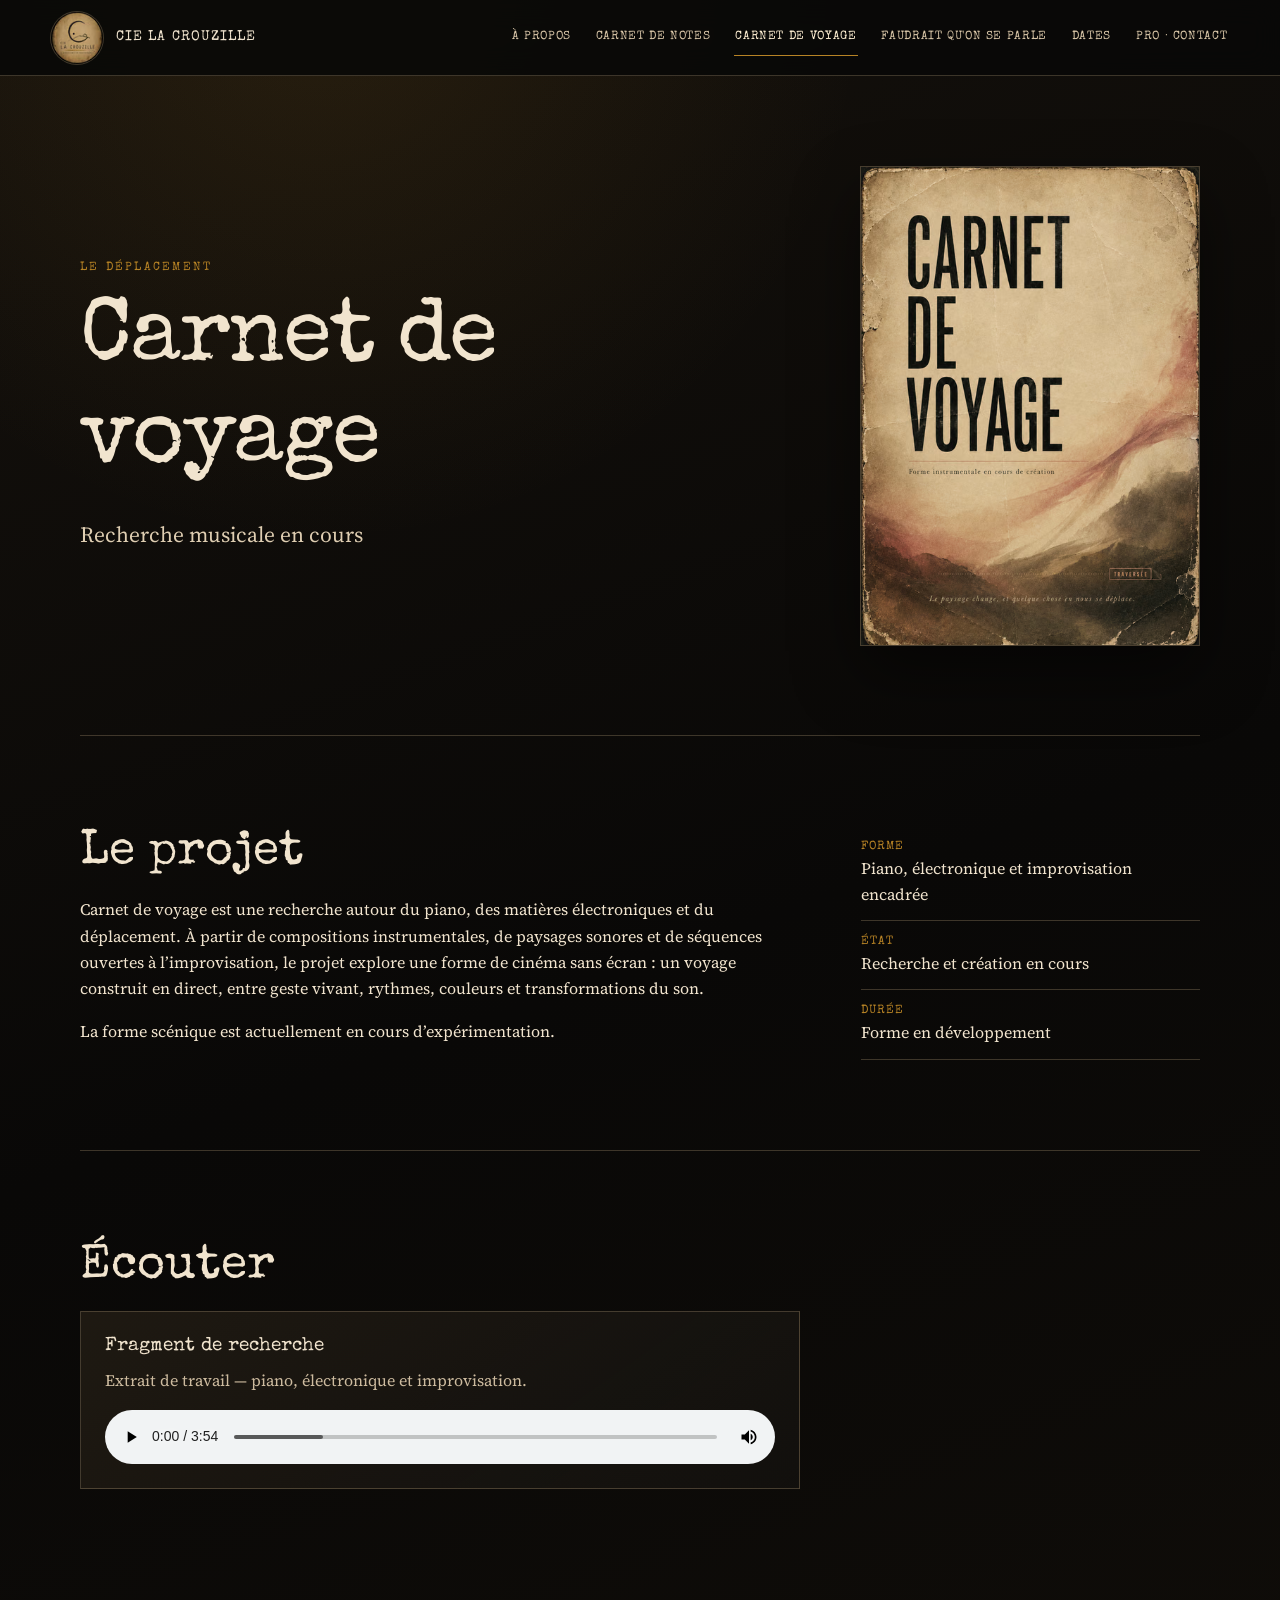
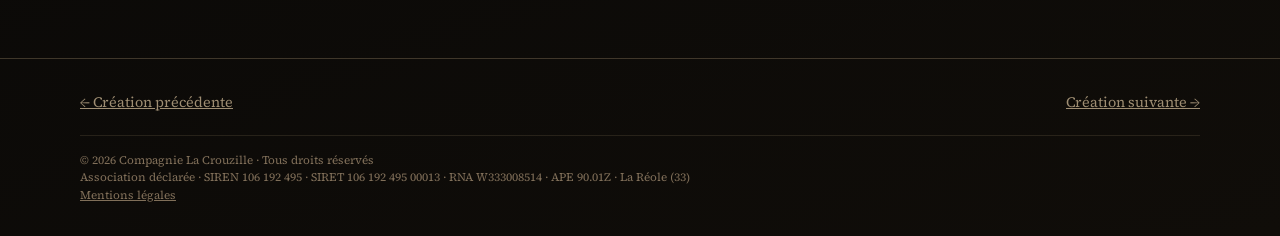
<file: carnet-de-voyage.html>
<!DOCTYPE html>
<html lang="fr">
<head>
  <meta charset="UTF-8">
  <meta name="viewport" content="width=device-width, initial-scale=1">
  <title>Carnet de voyage — Piano, électronique et improvisation</title>
  <meta name="description" content="Carnet de voyage est une recherche musicale en cours autour du piano, de l’électronique, de l’improvisation et du déplacement, portée par La Crouzille.">
  <meta name="robots" content="index, follow, max-image-preview:large, max-snippet:-1, max-video-preview:-1">
  <link rel="canonical" href="https://compagnielacrouzille.fr/carnet-de-voyage">
  <link rel="icon" type="image/png" href="assets/web/compagnie-la-crouzille-favicon.png">
  <meta name="theme-color" content="#090807">
  <meta property="og:locale" content="fr_FR">
  <meta property="og:type" content="website">
  <meta property="og:site_name" content="Compagnie La Crouzille">
  <meta property="og:title" content="Carnet de voyage — Recherche musicale en cours">
  <meta property="og:description" content="Piano, électronique et improvisation : une forme de cinéma sans écran construite en direct.">
  <meta property="og:url" content="https://compagnielacrouzille.fr/carnet-de-voyage">
  <meta property="og:image" content="https://compagnielacrouzille.fr/assets/carnet-de-voyage.png">
  <meta property="og:image:alt" content="Affiche du projet musical Carnet de voyage">
  <meta name="twitter:card" content="summary_large_image">
  <meta name="twitter:title" content="Carnet de voyage — Recherche musicale en cours">
  <meta name="twitter:description" content="Piano, électronique, improvisation et déplacement dans une forme scénique en développement.">
  <meta name="twitter:image" content="https://compagnielacrouzille.fr/assets/carnet-de-voyage.png">
  <link rel="stylesheet" href="style.css?v=dates-20260929">
  <link rel="stylesheet" href="carnet-de-voyage.css">
  <script type="application/ld+json">
  {
    "@context": "https://schema.org",
    "@type": "CreativeWork",
    "@id": "https://compagnielacrouzille.fr/carnet-de-voyage#creativework",
    "name": "Carnet de voyage",
    "url": "https://compagnielacrouzille.fr/carnet-de-voyage",
    "description": "Recherche musicale autour du piano, des matières électroniques, de l’improvisation et du déplacement.",
    "image": "https://compagnielacrouzille.fr/assets/carnet-de-voyage.png",
    "inLanguage": "fr-FR",
    "genre": ["Musique instrumentale", "Musique électronique", "Improvisation"],
    "creator": {"@type": "PerformingGroup", "@id": "https://compagnielacrouzille.fr/#organization", "name": "Compagnie La Crouzille", "url": "https://compagnielacrouzille.fr/"}
  }
  </script>
</head>
<body>
  <header class="site-header">
    <a class="brand" href="/"><span class="brand-mark" aria-hidden="true"></span><span class="brand-name">Cie La Crouzille</span></a>
    <button class="menu-toggle" type="button" aria-expanded="false">Menu</button>
    <nav class="main-nav">
      <ul>
        <li><a href="/a-propos">À propos</a></li>
        <li><a href="/carnet-de-notes">Carnet de notes</a></li>
        <li><a aria-current="page" href="/carnet-de-voyage">Carnet de voyage</a></li>
        <li><a href="/faudrait-quon-se-parle">Faudrait qu'on se parle</a></li>
        <li><a href="/dates">Dates</a></li>
        <li><a href="/pro-contact">Pro · Contact</a></li>
      </ul>
    </nav>
  </header>
  <main class="page-shell">
    <section class="page-hero">
      <div><p class="eyebrow">Le déplacement</p><h1>Carnet de voyage</h1><p class="lead">Recherche musicale en cours</p></div>
      <figure class="hero-poster"><picture><source type="image/avif" srcset="assets/web/carnet-de-voyage-480.avif 480w, assets/web/carnet-de-voyage-800.avif 800w, assets/web/carnet-de-voyage-1054.avif 1054w" sizes="(max-width: 434px) 76vw, (max-width: 800px) 330px, 340px"><source type="image/webp" srcset="assets/web/carnet-de-voyage-480.webp 480w, assets/web/carnet-de-voyage-800.webp 800w, assets/web/carnet-de-voyage-1054.webp 1054w" sizes="(max-width: 434px) 76vw, (max-width: 800px) 330px, 340px"><img width="1054" height="1492" src="assets/carnet-de-voyage.png" alt="Affiche de Carnet de voyage, recherche musicale de la Compagnie La Crouzille" fetchpriority="high" decoding="async"></picture></figure>
    </section>
    <section class="content-section two-col">
      <div>
        <h2>Le projet</h2>
        <p>Carnet de voyage est une recherche autour du piano, des matières électroniques et du déplacement. À partir de compositions instrumentales, de paysages sonores et de séquences ouvertes à l’improvisation, le projet explore une forme de cinéma sans écran : un voyage construit en direct, entre geste vivant, rythmes, couleurs et transformations du son.</p>
        <p>La forme scénique est actuellement en cours d’expérimentation.</p>
      </div>
      <ul class="meta-list"><li><strong>Forme</strong>Piano, électronique et improvisation encadrée</li><li><strong>État</strong>Recherche et création en cours</li><li><strong>Durée</strong>Forme en développement</li></ul>
    </section>
    <section class="content-section">
      <h2>Écouter</h2>
      <div class="audio-card">
        <h3>Fragment de recherche</h3>
        <p>Extrait de travail — piano, électronique et improvisation.</p>
        <audio controls controlslist="nodownload noplaybackrate" disableRemotePlayback preload="metadata" oncontextmenu="return false;"><source src="assets/audio/PIANO-MV-2.mp3" type="audio/mpeg">Votre navigateur ne permet pas la lecture audio.</audio>
      </div>
    </section>
  </main>
  <footer class="site-footer">
    <div class="site-footer-inner"><a href="/carnet-de-notes">← Création précédente</a><a href="/faudrait-quon-se-parle">Création suivante →</a></div>
    <div class="site-legal">
      <span>© 2026 Compagnie La Crouzille · Tous droits réservés</span>
      <span>Association déclarée · SIREN 106 192 495 · SIRET 106 192 495 00013 · RNA W333008514 · APE 90.01Z · La Réole (33)</span>
      <span><a href="/mentions-legales">Mentions légales</a></span>
    </div>
  </footer>
  <script src="script.js"></script>
</body>
</html>
</file>
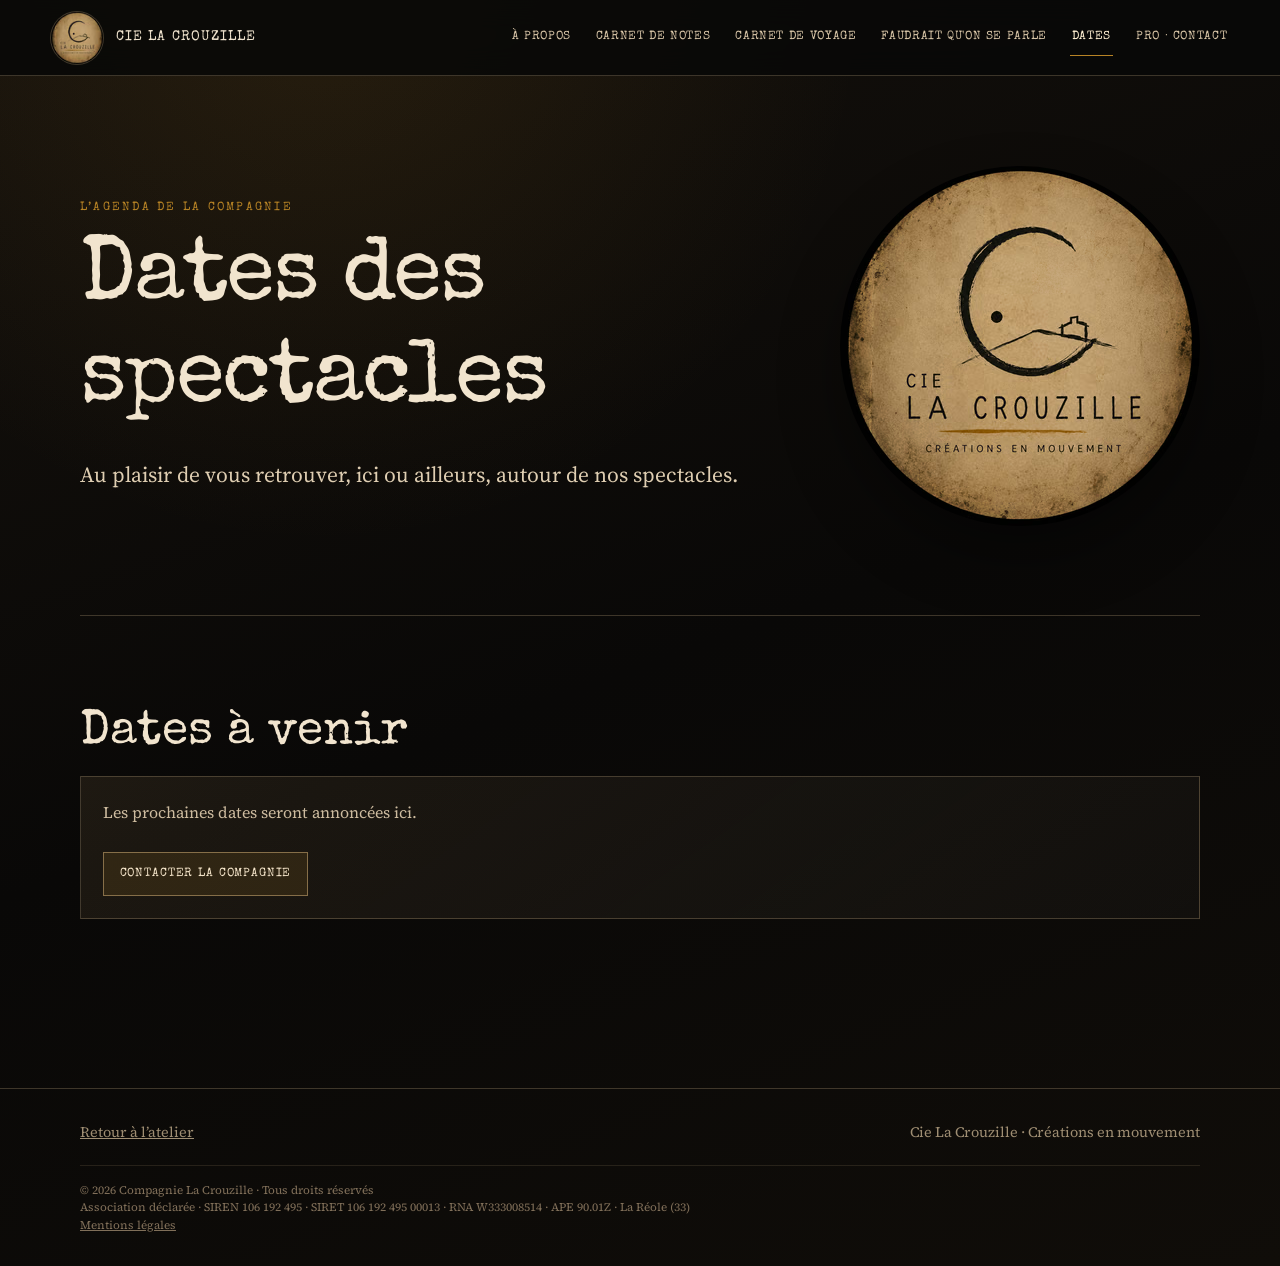
<file: dates.html>
<!DOCTYPE html>
<html lang="fr">
<head>
  <meta charset="UTF-8">
  <meta name="viewport" content="width=device-width, initial-scale=1">
  <title>Dates des spectacles — Compagnie La Crouzille</title>
  <meta name="description" content="Retrouvez les prochaines dates des spectacles de la Compagnie La Crouzille : lieux, horaires et réservations.">
  <meta name="robots" content="index, follow, max-image-preview:large, max-snippet:-1, max-video-preview:-1">
  <link rel="canonical" href="https://compagnielacrouzille.fr/dates">
  <link rel="icon" type="image/png" href="assets/web/compagnie-la-crouzille-favicon.png">
  <meta name="theme-color" content="#090807">
  <meta property="og:locale" content="fr_FR">
  <meta property="og:type" content="website">
  <meta property="og:site_name" content="Compagnie La Crouzille">
  <meta property="og:title" content="Dates des spectacles — Compagnie La Crouzille">
  <meta property="og:description" content="Retrouvez les prochaines dates des spectacles de la Compagnie La Crouzille : lieux, horaires et réservations.">
  <meta property="og:url" content="https://compagnielacrouzille.fr/dates">
  <meta property="og:image" content="https://compagnielacrouzille.fr/assets/indexpage.png">
  <meta property="og:image:alt" content="L’univers visuel de la Compagnie La Crouzille">
  <meta name="twitter:card" content="summary_large_image">
  <meta name="twitter:title" content="Dates des spectacles — Compagnie La Crouzille">
  <meta name="twitter:description" content="Retrouvez les prochaines dates des spectacles de la Compagnie La Crouzille : lieux, horaires et réservations.">
  <meta name="twitter:image" content="https://compagnielacrouzille.fr/assets/indexpage.png">
  <link rel="stylesheet" href="style.css?v=dates-20260929">

</head>
<body>
  <header class="site-header">
    <a class="brand" href="/"><span class="brand-mark" aria-hidden="true"></span><span class="brand-name">Cie La Crouzille</span></a>
    <button class="menu-toggle" type="button" aria-expanded="false">Menu</button>
    <nav class="main-nav">
      <ul>
        <li><a href="/a-propos">À propos</a></li>
        <li><a href="/carnet-de-notes">Carnet de notes</a></li>
        <li><a href="/carnet-de-voyage">Carnet de voyage</a></li>
        <li><a href="/faudrait-quon-se-parle">Faudrait qu'on se parle</a></li>
        <li><a href="/dates" aria-current="page">Dates</a></li>
        <li><a href="/pro-contact">Pro · Contact</a></li>
      </ul>
    </nav>
  </header>
  <main class="page-shell">
    <section class="page-hero compact">
      <div>
        <p class="eyebrow">L’agenda de la compagnie</p>
        <h1>Dates des spectacles</h1>
        <p class="lead">Au plaisir de vous retrouver, ici ou ailleurs, autour de nos spectacles.</p>
      </div>
      <div class="hero-logo" role="img" aria-label="Logo de la Compagnie La Crouzille"></div>
    </section>
    <section class="content-section" aria-labelledby="prochaines-dates">
      <h2 id="prochaines-dates">Dates à venir</h2>
      <div class="card">
        <p>Les prochaines dates seront annoncées ici.</p>
        <div class="actions"><a class="button" href="/pro-contact">Contacter la compagnie</a></div>
      </div>
    </section>
  </main>
  <footer class="site-footer">
    <div class="site-footer-inner"><a href="/">Retour à l’atelier</a><span>Cie La Crouzille · Créations en mouvement</span></div>
    <div class="site-legal">
      <span>© 2026 Compagnie La Crouzille · Tous droits réservés</span>
      <span>Association déclarée · SIREN 106 192 495 · SIRET 106 192 495 00013 · RNA W333008514 · APE 90.01Z · La Réole (33)</span>
      <span><a href="/mentions-legales">Mentions légales</a></span>
    </div>
  </footer>
  <script src="script.js"></script>
</body>
</html>
</file>
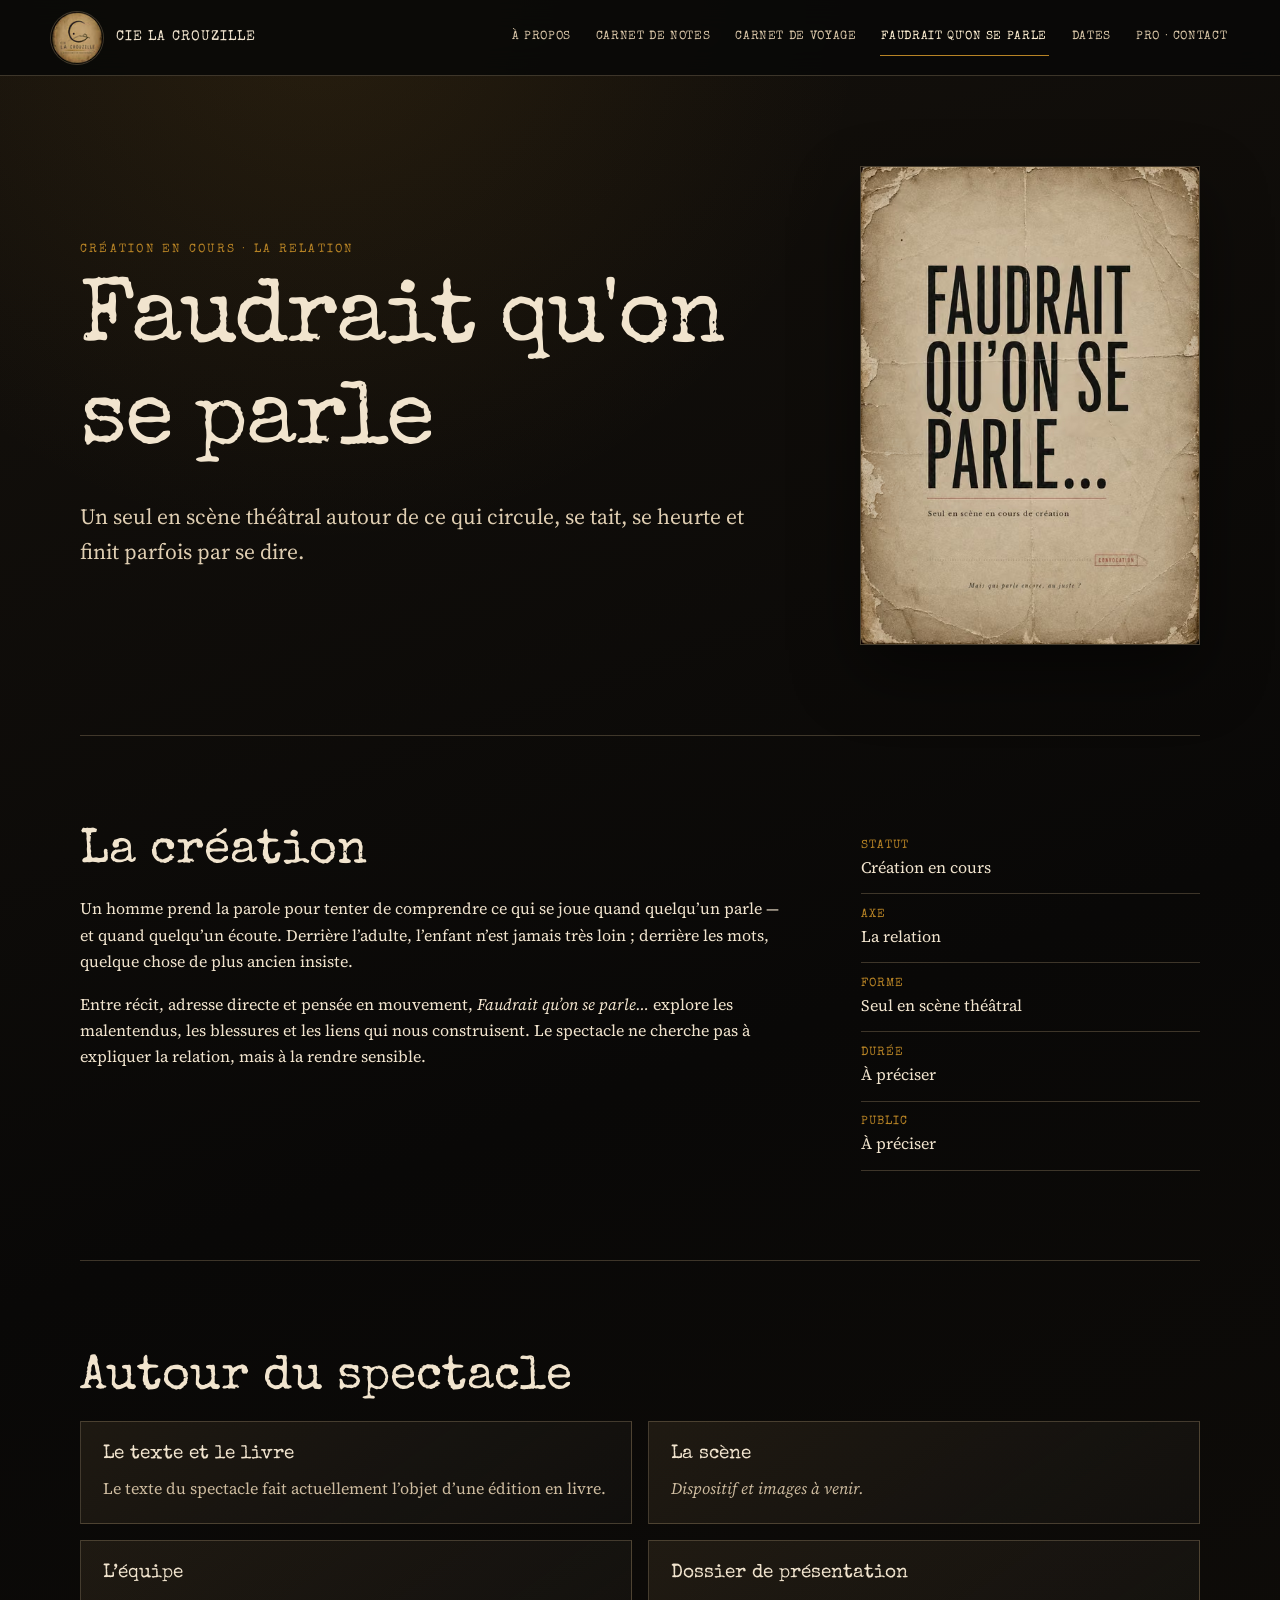
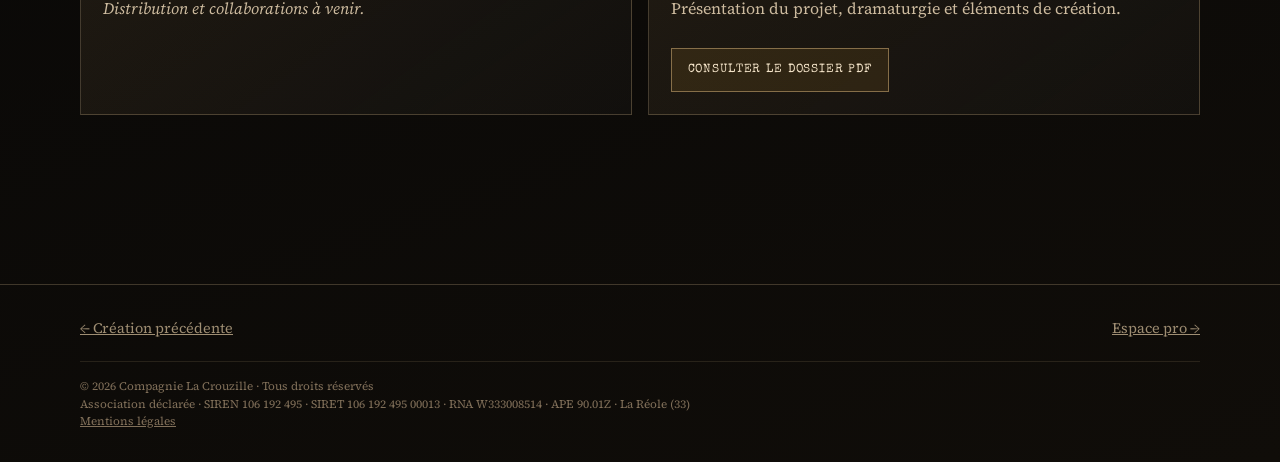
<file: faudrait-quon-se-parle.html>
<!DOCTYPE html>
<html lang="fr">
<head>
  <meta charset="UTF-8">
  <meta name="viewport" content="width=device-width, initial-scale=1">
  <title>Faudrait qu’on se parle — Seul en scène théâtral</title>
  <meta name="description" content="Faudrait qu’on se parle est un seul en scène théâtral en création sur la parole, l’écoute, les blessures et les liens qui nous construisent.">
  <meta name="robots" content="index, follow, max-image-preview:large, max-snippet:-1, max-video-preview:-1">
  <link rel="canonical" href="https://compagnielacrouzille.fr/faudrait-quon-se-parle">
  <link rel="icon" type="image/png" href="assets/web/compagnie-la-crouzille-favicon.png">
  <meta name="theme-color" content="#090807">
  <meta property="og:locale" content="fr_FR">
  <meta property="og:type" content="website">
  <meta property="og:site_name" content="Compagnie La Crouzille">
  <meta property="og:title" content="Faudrait qu’on se parle — Seul en scène théâtral">
  <meta property="og:description" content="Un seul en scène autour de ce qui circule, se tait, se heurte et finit parfois par se dire.">
  <meta property="og:url" content="https://compagnielacrouzille.fr/faudrait-quon-se-parle">
  <meta property="og:image" content="https://compagnielacrouzille.fr/assets/faudrait-qu%27on-se-parle.png?v=5380bb6b">
  <meta property="og:image:alt" content="Affiche du spectacle Faudrait qu’on se parle">
  <meta name="twitter:card" content="summary_large_image">
  <meta name="twitter:title" content="Faudrait qu’on se parle — Seul en scène théâtral">
  <meta name="twitter:description" content="Parole, écoute, malentendus, blessures et liens dans une création théâtrale en cours.">
  <meta name="twitter:image" content="https://compagnielacrouzille.fr/assets/faudrait-qu%27on-se-parle.png?v=5380bb6b">
  <link rel="stylesheet" href="style.css?v=dates-20260929">
  <link rel="stylesheet" href="carnet-de-notes.css">
  <script type="application/ld+json">
  {
    "@context": "https://schema.org",
    "@type": "CreativeWork",
    "@id": "https://compagnielacrouzille.fr/faudrait-quon-se-parle#creativework",
    "name": "Faudrait qu’on se parle",
    "url": "https://compagnielacrouzille.fr/faudrait-quon-se-parle",
    "description": "Seul en scène théâtral autour de la parole, de l’écoute, des blessures et des liens qui nous construisent.",
    "image": "https://compagnielacrouzille.fr/assets/faudrait-qu%27on-se-parle.png?v=5380bb6b",
    "inLanguage": "fr-FR",
    "genre": ["Théâtre", "Seul en scène"],
    "creator": {"@type": "PerformingGroup", "@id": "https://compagnielacrouzille.fr/#organization", "name": "Compagnie La Crouzille", "url": "https://compagnielacrouzille.fr/"}
  }
  </script>
</head>
<body>
  <header class="site-header">
    <a class="brand" href="/"><span class="brand-mark" aria-hidden="true"></span><span class="brand-name">Cie La Crouzille</span></a>
    <button class="menu-toggle" type="button" aria-expanded="false">Menu</button>
    <nav class="main-nav">
      <ul>
        <li><a href="/a-propos">À propos</a></li>
        <li><a href="/carnet-de-notes">Carnet de notes</a></li>
        <li><a href="/carnet-de-voyage">Carnet de voyage</a></li>
        <li><a aria-current="page" href="/faudrait-quon-se-parle">Faudrait qu'on se parle</a></li>
        <li><a href="/dates">Dates</a></li>
        <li><a href="/pro-contact">Pro · Contact</a></li>
      </ul>
    </nav>
  </header>
  <main class="page-shell">
    <section class="page-hero">
      <div><p class="eyebrow">Création en cours · La relation</p><h1>Faudrait qu'on se parle</h1><p class="lead">Un seul en scène théâtral autour de ce qui circule, se tait, se heurte et finit parfois par se dire.</p></div>
      <figure class="hero-poster"><picture><source type="image/avif" srcset="assets/web/faudrait-quon-se-parle-480.avif?v=5380bb6b 480w, assets/web/faudrait-quon-se-parle-800.avif?v=5380bb6b 800w, assets/web/faudrait-quon-se-parle-1055.avif?v=5380bb6b 1055w" sizes="(max-width: 434px) 76vw, (max-width: 800px) 330px, 340px"><source type="image/webp" srcset="assets/web/faudrait-quon-se-parle-480.webp?v=5380bb6b 480w, assets/web/faudrait-quon-se-parle-800.webp?v=5380bb6b 800w, assets/web/faudrait-quon-se-parle-1055.webp?v=5380bb6b 1055w" sizes="(max-width: 434px) 76vw, (max-width: 800px) 330px, 340px"><img width="1055" height="1491" src="assets/faudrait-qu'on-se-parle.png?v=5380bb6b" alt="Affiche du spectacle Faudrait qu'on se parle" fetchpriority="high" decoding="async"></picture></figure>
    </section>
    <section class="content-section two-col">
      <div><h2>La création</h2><p>Un homme prend la parole pour tenter de comprendre ce qui se joue quand quelqu’un parle — et quand quelqu’un écoute. Derrière l’adulte, l’enfant n’est jamais très loin ; derrière les mots, quelque chose de plus ancien insiste.</p><p>Entre récit, adresse directe et pensée en mouvement, <em>Faudrait qu’on se parle…</em> explore les malentendus, les blessures et les liens qui nous construisent. Le spectacle ne cherche pas à expliquer la relation, mais à la rendre sensible.</p></div>
      <ul class="meta-list"><li><strong>Statut</strong>Création en cours</li><li><strong>Axe</strong>La relation</li><li><strong>Forme</strong>Seul en scène théâtral</li><li><strong>Durée</strong>À préciser</li><li><strong>Public</strong>À préciser</li></ul>
    </section>
    <section class="content-section">
      <h2>Autour du spectacle</h2>
      <div class="cards">
        <div class="card"><h3>Le texte et le livre</h3><p>Le texte du spectacle fait actuellement l’objet d’une édition en livre.</p></div>
        <div class="card"><h3>La scène</h3><p class="placeholder">Dispositif et images à venir.</p></div>
        <div class="card"><h3>L’équipe</h3><p class="placeholder">Distribution et collaborations à venir.</p></div>
        <div class="card"><h3>Dossier de présentation</h3><p>Présentation du projet, dramaturgie et éléments de création.</p><div class="actions"><a class="button" href="assets/faudrait_qu_on_se_parle_dossier.pdf" target="_blank" rel="noopener">Consulter le dossier PDF</a></div></div>
      </div>
    </section>
  </main>
  <footer class="site-footer">
    <div class="site-footer-inner"><a href="/carnet-de-voyage">← Création précédente</a><a href="/pro-contact">Espace pro →</a></div>
    <div class="site-legal">
      <span>© 2026 Compagnie La Crouzille · Tous droits réservés</span>
      <span>Association déclarée · SIREN 106 192 495 · SIRET 106 192 495 00013 · RNA W333008514 · APE 90.01Z · La Réole (33)</span>
      <span><a href="/mentions-legales">Mentions légales</a></span>
    </div>
  </footer>
  <script src="script.js"></script>
</body>
</html>
</file>
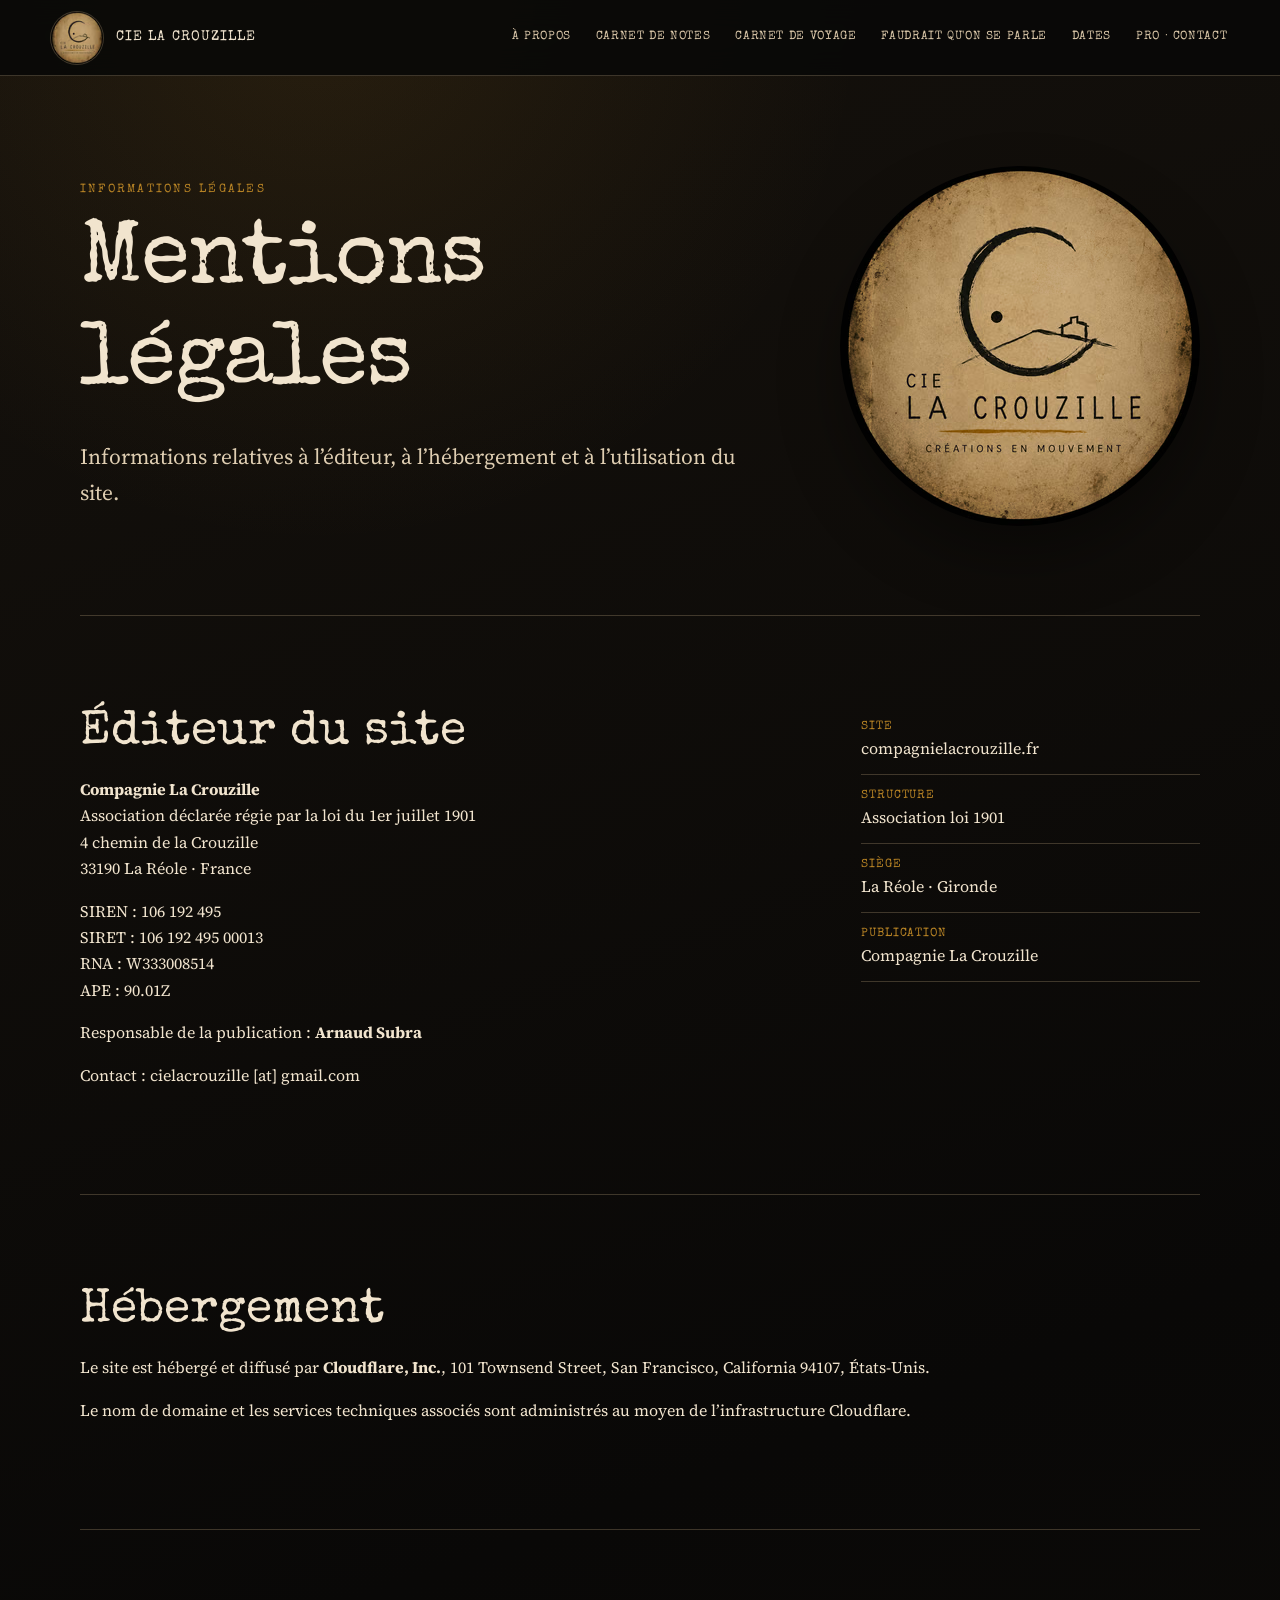
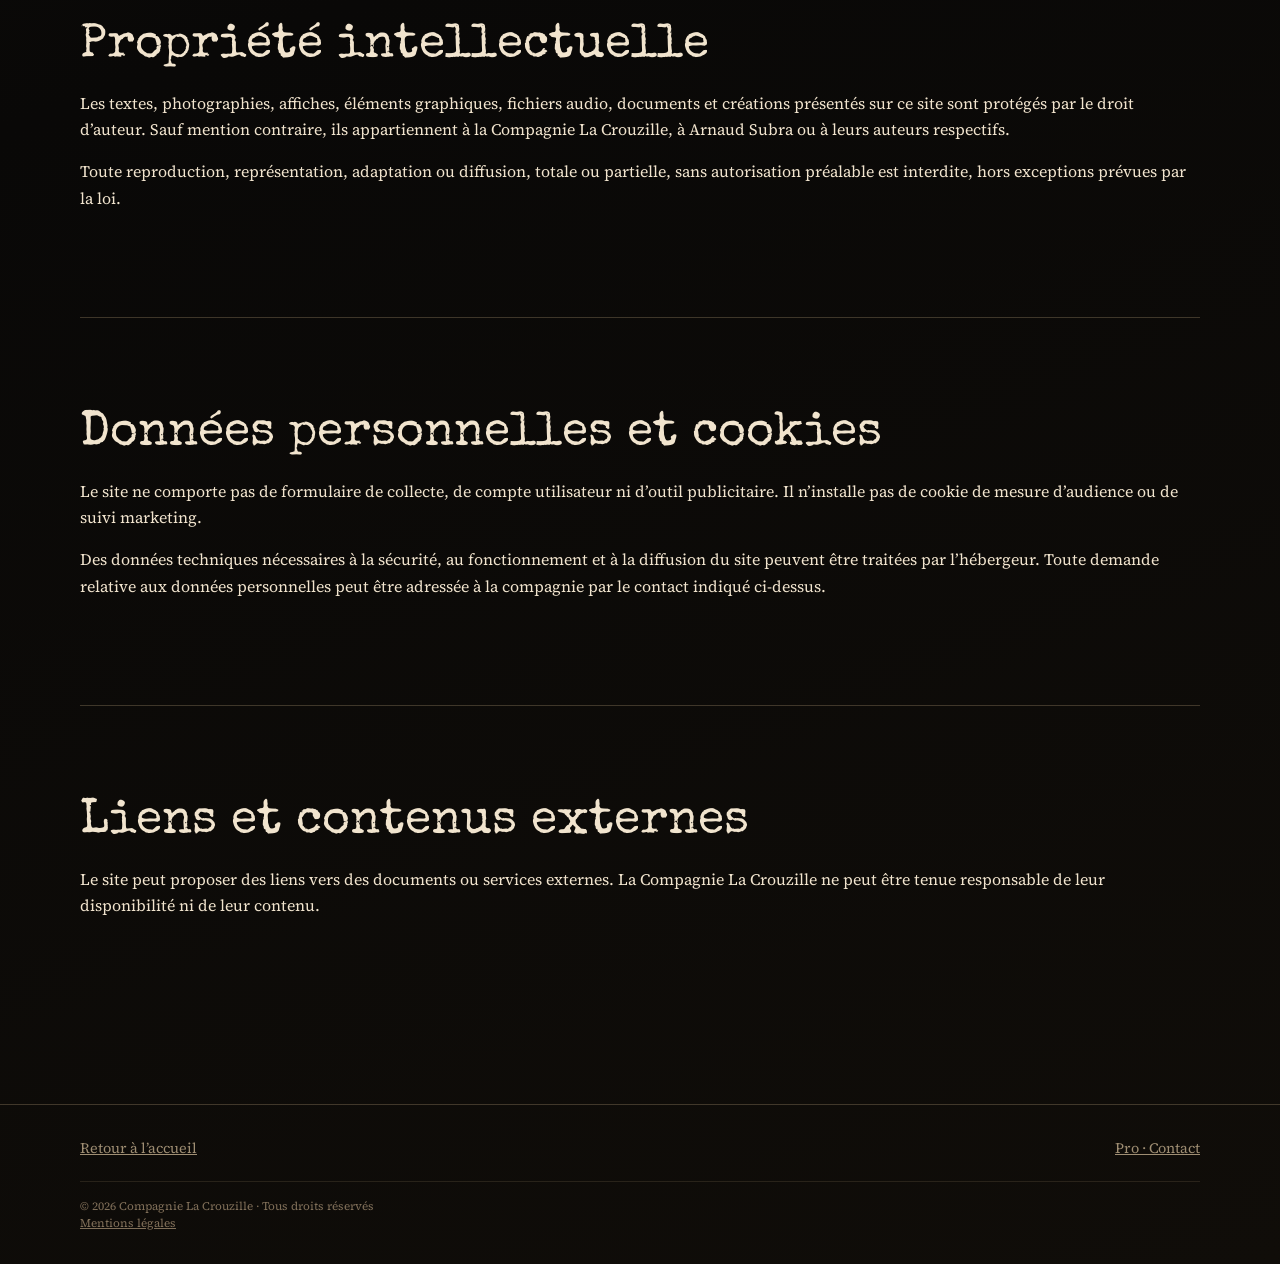
<file: mentions-legales.html>
<!DOCTYPE html>
<html lang="fr">
<head>
  <meta charset="UTF-8">
  <meta name="viewport" content="width=device-width, initial-scale=1">
  <title>Mentions légales — Compagnie La Crouzille</title>
  <meta name="description" content="Mentions légales du site de la Compagnie La Crouzille.">
  <meta name="robots" content="noindex, follow">
  <link rel="canonical" href="https://compagnielacrouzille.fr/mentions-legales">
  <link rel="icon" type="image/png" href="assets/web/compagnie-la-crouzille-favicon.png">
  <meta name="theme-color" content="#090807">
  <link rel="stylesheet" href="style.css?v=dates-20260929">
</head>
<body>
  <header class="site-header">
    <a class="brand" href="/"><span class="brand-mark" aria-hidden="true"></span><span class="brand-name">Cie La Crouzille</span></a>
    <button class="menu-toggle" type="button" aria-expanded="false">Menu</button>
    <nav class="main-nav">
      <ul>
        <li><a href="/a-propos">À propos</a></li>
        <li><a href="/carnet-de-notes">Carnet de notes</a></li>
        <li><a href="/carnet-de-voyage">Carnet de voyage</a></li>
        <li><a href="/faudrait-quon-se-parle">Faudrait qu'on se parle</a></li>
        <li><a href="/dates">Dates</a></li>
        <li><a href="/pro-contact">Pro · Contact</a></li>
      </ul>
    </nav>
  </header>

  <main class="page-shell">
    <section class="page-hero compact">
      <div>
        <p class="eyebrow">Informations légales</p>
        <h1>Mentions légales</h1>
        <p class="lead">Informations relatives à l’éditeur, à l’hébergement et à l’utilisation du site.</p>
      </div>
      <div class="hero-logo" role="img" aria-label="Logo de la Compagnie La Crouzille"></div>
    </section>

    <section class="content-section two-col">
      <div>
        <h2>Éditeur du site</h2>
        <p><strong>Compagnie La Crouzille</strong><br>Association déclarée régie par la loi du 1er juillet 1901<br>4 chemin de la Crouzille<br>33190 La Réole · France</p>
        <p>SIREN : 106 192 495<br>SIRET : 106 192 495 00013<br>RNA : W333008514<br>APE : 90.01Z</p>
        <p>Responsable de la publication : <strong>Arnaud Subra</strong></p>
        <p>Contact : cielacrouzille [at] gmail.com</p>
      </div>
      <ul class="meta-list">
        <li><strong>Site</strong>compagnielacrouzille.fr</li>
        <li><strong>Structure</strong>Association loi 1901</li>
        <li><strong>Siège</strong>La Réole · Gironde</li>
        <li><strong>Publication</strong>Compagnie La Crouzille</li>
      </ul>
    </section>

    <section class="content-section">
      <h2>Hébergement</h2>
      <p>Le site est hébergé et diffusé par <strong>Cloudflare, Inc.</strong>, 101 Townsend Street, San Francisco, California 94107, États-Unis.</p>
      <p>Le nom de domaine et les services techniques associés sont administrés au moyen de l’infrastructure Cloudflare.</p>
    </section>

    <section class="content-section">
      <h2>Propriété intellectuelle</h2>
      <p>Les textes, photographies, affiches, éléments graphiques, fichiers audio, documents et créations présentés sur ce site sont protégés par le droit d’auteur. Sauf mention contraire, ils appartiennent à la Compagnie La Crouzille, à Arnaud Subra ou à leurs auteurs respectifs.</p>
      <p>Toute reproduction, représentation, adaptation ou diffusion, totale ou partielle, sans autorisation préalable est interdite, hors exceptions prévues par la loi.</p>
    </section>

    <section class="content-section">
      <h2>Données personnelles et cookies</h2>
      <p>Le site ne comporte pas de formulaire de collecte, de compte utilisateur ni d’outil publicitaire. Il n’installe pas de cookie de mesure d’audience ou de suivi marketing.</p>
      <p>Des données techniques nécessaires à la sécurité, au fonctionnement et à la diffusion du site peuvent être traitées par l’hébergeur. Toute demande relative aux données personnelles peut être adressée à la compagnie par le contact indiqué ci-dessus.</p>
    </section>

    <section class="content-section">
      <h2>Liens et contenus externes</h2>
      <p>Le site peut proposer des liens vers des documents ou services externes. La Compagnie La Crouzille ne peut être tenue responsable de leur disponibilité ni de leur contenu.</p>
    </section>
  </main>

  <footer class="site-footer">
    <div class="site-footer-inner"><a href="/">Retour à l’accueil</a><a href="/pro-contact">Pro · Contact</a></div>
    <div class="site-legal">
      <span>© 2026 Compagnie La Crouzille · Tous droits réservés</span>
      <span><a href="/mentions-legales">Mentions légales</a></span>
    </div>
  </footer>
  <script src="script.js"></script>
</body>
</html>
</file>
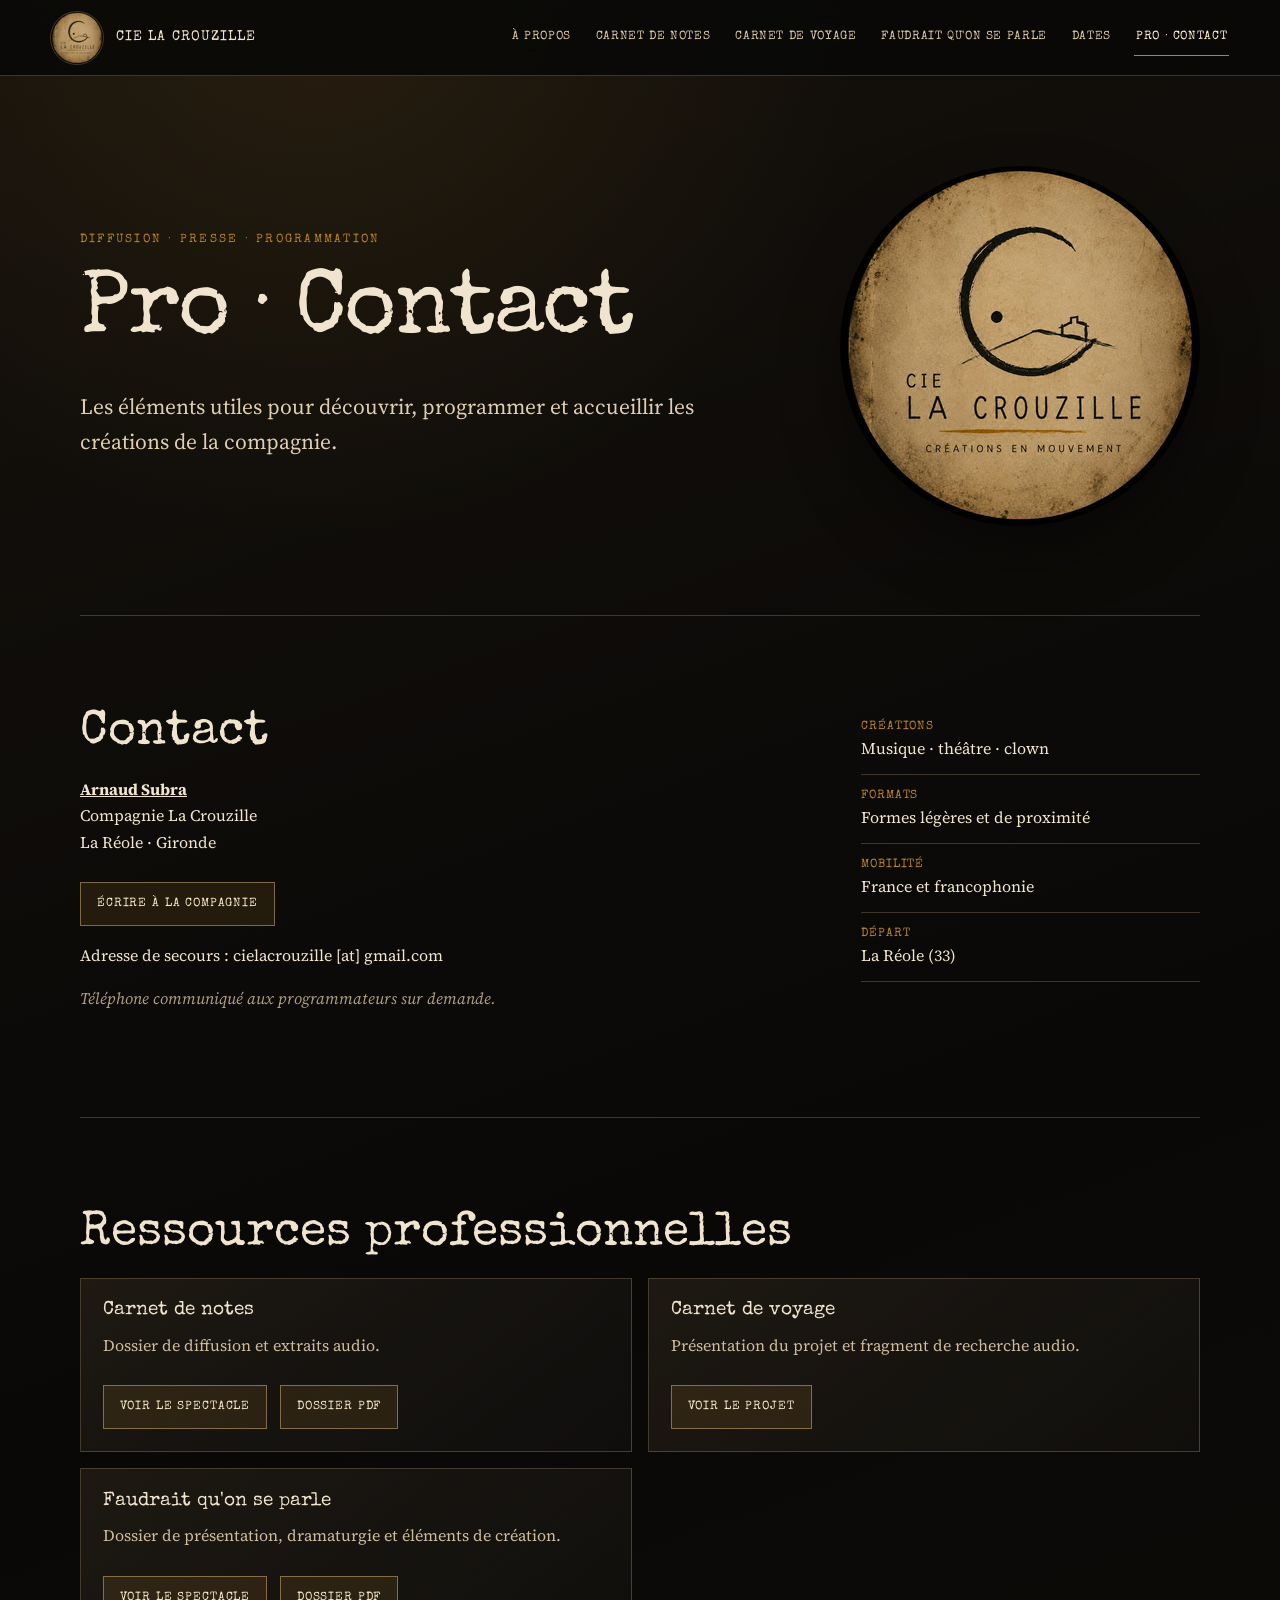
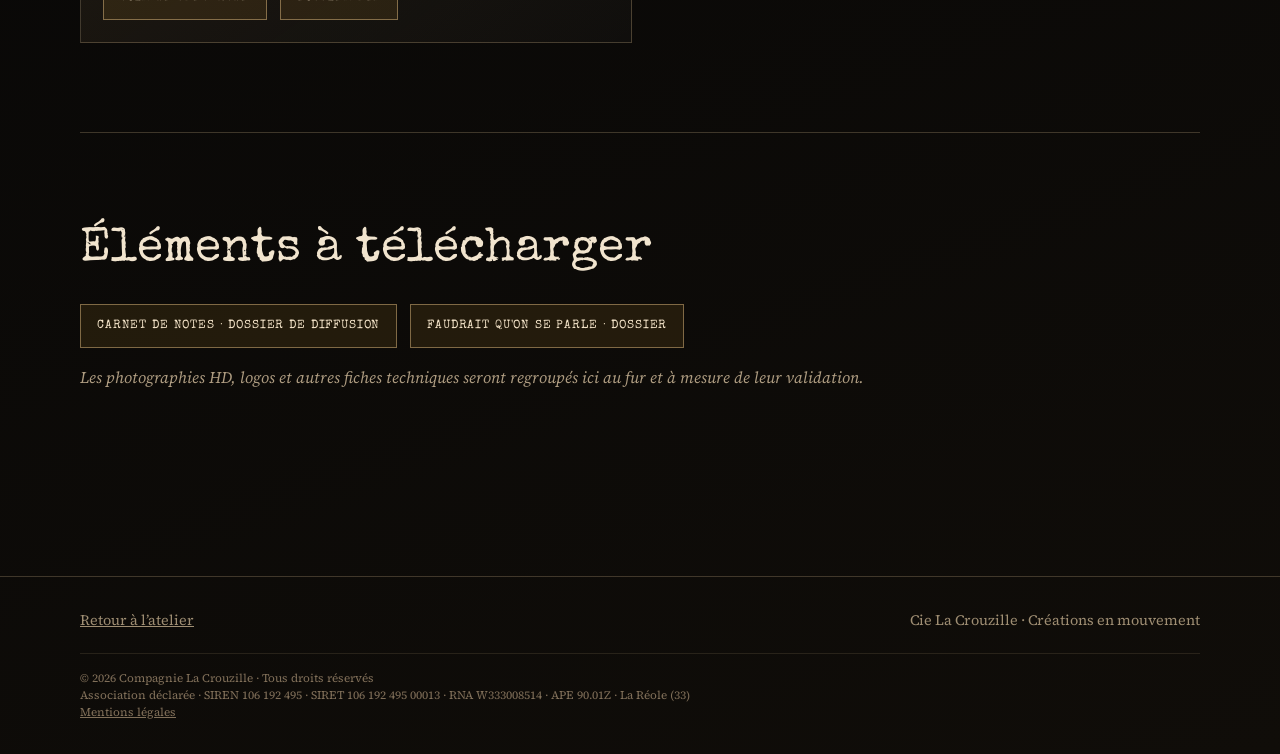
<file: pro-contact.html>
<!DOCTYPE html>
<html lang="fr">
<head>
  <meta charset="UTF-8">
  <meta name="viewport" content="width=device-width, initial-scale=1">
  <title>Contact & diffusion — Compagnie La Crouzille</title>
  <meta name="description" content="Contact, diffusion, presse et ressources professionnelles de la Compagnie La Crouzille : dossiers, fiches techniques et informations de programmation.">
  <meta name="robots" content="index, follow, max-image-preview:large, max-snippet:-1, max-video-preview:-1">
  <link rel="canonical" href="https://compagnielacrouzille.fr/pro-contact">
  <link rel="icon" type="image/png" href="assets/web/compagnie-la-crouzille-favicon.png">
  <meta name="theme-color" content="#090807">
  <meta property="og:locale" content="fr_FR">
  <meta property="og:type" content="website">
  <meta property="og:site_name" content="Compagnie La Crouzille">
  <meta property="og:title" content="Contact & diffusion — Compagnie La Crouzille">
  <meta property="og:description" content="Les éléments utiles pour découvrir, programmer et accueillir les créations de la compagnie.">
  <meta property="og:url" content="https://compagnielacrouzille.fr/pro-contact">
  <meta property="og:image" content="https://compagnielacrouzille.fr/assets/indexpage.png">
  <meta property="og:image:alt" content="L’univers visuel de la Compagnie La Crouzille">
  <meta name="twitter:card" content="summary_large_image">
  <meta name="twitter:title" content="Contact & diffusion — Compagnie La Crouzille">
  <meta name="twitter:description" content="Dossiers, informations de programmation et contact professionnel de la compagnie.">
  <meta name="twitter:image" content="https://compagnielacrouzille.fr/assets/indexpage.png">
  <link rel="stylesheet" href="style.css?v=dates-20260929">
  <script type="application/ld+json">
  {
    "@context": "https://schema.org",
    "@type": "ContactPage",
    "@id": "https://compagnielacrouzille.fr/pro-contact#webpage",
    "url": "https://compagnielacrouzille.fr/pro-contact",
    "name": "Contact et diffusion — Compagnie La Crouzille",
    "description": "Ressources professionnelles et contact de la Compagnie La Crouzille.",
    "inLanguage": "fr-FR",
    "isPartOf": {"@id": "https://compagnielacrouzille.fr/#website"},
    "about": {"@id": "https://compagnielacrouzille.fr/#organization"}
  }
  </script>
</head>
<body>
  <header class="site-header">
    <a class="brand" href="/"><span class="brand-mark" aria-hidden="true"></span><span class="brand-name">Cie La Crouzille</span></a>
    <button class="menu-toggle" type="button" aria-expanded="false">Menu</button>
    <nav class="main-nav">
      <ul>
        <li><a href="/a-propos">À propos</a></li>
        <li><a href="/carnet-de-notes">Carnet de notes</a></li>
        <li><a href="/carnet-de-voyage">Carnet de voyage</a></li>
        <li><a href="/faudrait-quon-se-parle">Faudrait qu'on se parle</a></li>
        <li><a href="/dates">Dates</a></li>
        <li><a aria-current="page" href="/pro-contact">Pro · Contact</a></li>
      </ul>
    </nav>
  </header>
  <main class="page-shell">
    <section class="page-hero compact">
      <div><p class="eyebrow">Diffusion · presse · programmation</p><h1>Pro · Contact</h1><p class="lead">Les éléments utiles pour découvrir, programmer et accueillir les créations de la compagnie.</p></div>
      <div class="hero-logo" role="img" aria-label="Logo de la Compagnie La Crouzille"></div>
    </section>
    <section class="content-section two-col">
      <div>
        <h2>Contact</h2>
        <p><strong><a href="/arnaud-subra">Arnaud Subra</a></strong><br>Compagnie La Crouzille<br>La Réole · Gironde</p>
        <div class="actions"><button class="button contact-email" type="button">Écrire à la compagnie</button></div>
        <p>Adresse de secours : cielacrouzille [at] gmail.com</p>
        <p class="placeholder">Téléphone communiqué aux programmateurs sur demande.</p>
        <noscript><p>Pour nous écrire : cielacrouzille [at] gmail.com</p></noscript>
      </div>
      <ul class="meta-list"><li><strong>Créations</strong>Musique · théâtre · clown</li><li><strong>Formats</strong>Formes légères et de proximité</li><li><strong>Mobilité</strong>France et francophonie</li><li><strong>Départ</strong>La Réole (33)</li></ul>
    </section>
    <section class="content-section">
      <h2>Ressources professionnelles</h2>
      <div class="cards">
        <div class="card">
          <h3>Carnet de notes</h3>
          <p>Dossier de diffusion et extraits audio.</p>
          <div class="actions"><a class="button" href="/carnet-de-notes">Voir le spectacle</a><a class="button" href="assets/Dossier_diffusion_Carnet_de_notes_2026_mis_a_jour.pdf" target="_blank" rel="noopener">Dossier PDF</a></div>
        </div>
        <div class="card">
          <h3>Carnet de voyage</h3>
          <p>Présentation du projet et fragment de recherche audio.</p>
          <div class="actions"><a class="button" href="/carnet-de-voyage">Voir le projet</a></div>
        </div>
        <div class="card">
          <h3>Faudrait qu'on se parle</h3>
          <p>Dossier de présentation, dramaturgie et éléments de création.</p>
          <div class="actions"><a class="button" href="/faudrait-quon-se-parle">Voir le spectacle</a><a class="button" href="assets/faudrait_qu_on_se_parle_dossier.pdf" target="_blank" rel="noopener">Dossier PDF</a></div>
        </div>
      </div>
    </section>
    <section class="content-section">
      <h2>Éléments à télécharger</h2>
      <div class="actions">
        <a class="button" href="assets/Dossier_diffusion_Carnet_de_notes_2026_mis_a_jour.pdf" target="_blank" rel="noopener">Carnet de notes · dossier de diffusion</a>
        <a class="button" href="assets/faudrait_qu_on_se_parle_dossier.pdf" target="_blank" rel="noopener">Faudrait qu'on se parle · dossier</a>
      </div>
      <p class="placeholder">Les photographies HD, logos et autres fiches techniques seront regroupés ici au fur et à mesure de leur validation.</p>
    </section>
  </main>
  <footer class="site-footer">
    <div class="site-footer-inner"><a href="/">Retour à l’atelier</a><span>Cie La Crouzille · Créations en mouvement</span></div>
    <div class="site-legal">
      <span>© 2026 Compagnie La Crouzille · Tous droits réservés</span>
      <span>Association déclarée · SIREN 106 192 495 · SIRET 106 192 495 00013 · RNA W333008514 · APE 90.01Z · La Réole (33)</span>
      <span><a href="/mentions-legales">Mentions légales</a></span>
    </div>
  </footer>
  <script src="script.js"></script>
</body>
</html>
</file>
<file: style.css>
@import url('https://fonts.googleapis.com/css2?family=Special+Elite&family=Source+Serif+4:opsz,wght@8..60,400;8..60,600&display=swap');

:root {
  --ink:#17130d; --paper:#c9a878; --paper-light:#ead7b8; --gold:#b78325;
  --night:#090807; --cream:#f1e4ce; --muted:#b9a487; --line:rgba(224,196,151,.24);
  --logo-image:url("assets/web/compagnie-la-crouzille-logo-128.webp"); --home-image:none;
  --display:'Special Elite',ui-monospace,monospace; --text:'Source Serif 4',Georgia,serif;
}
*{box-sizing:border-box} html{scroll-behavior:smooth} body{margin:0;color:var(--cream);background:radial-gradient(circle at 25% 0%,rgba(183,131,37,.12),transparent 34rem),linear-gradient(160deg,#15110c 0%,var(--night) 52%,#100d09 100%);font-family:var(--text);line-height:1.65} a{color:inherit} img{max-width:100%}

.home-body{min-height:100vh;overflow:hidden;background:#050504}.home-stage{position:relative;width:min(100vw,calc(100vh * 1.50244));aspect-ratio:1537/1023;margin:auto;background-color:#17110b;background-image:var(--home-image);background-position:center;background-size:contain;background-repeat:no-repeat;box-shadow:0 0 70px rgba(0,0,0,.85)}.hotspot{position:absolute;display:block;border:0;border-radius:.25rem;color:transparent;text-decoration:none;cursor:pointer}.hotspot::after{content:"";position:absolute;inset:10% 7%;border-radius:50%;background:radial-gradient(ellipse at center,rgba(255,230,184,.18) 0%,rgba(214,158,78,.08) 42%,transparent 74%);filter:blur(11px);opacity:0;transition:opacity .22s ease}.hotspot:hover::after,.hotspot:focus-visible::after{opacity:1}.hotspot:focus-visible{outline:none}.hotspot-about{left:51.2%;top:4.5%;width:15.1%;height:30.7%}.hotspot-notes{left:68.6%;top:4.2%;width:14.5%;height:28.6%}.hotspot-voyage{left:53.8%;top:34.2%;width:13.8%;height:26.7%}.hotspot-parle{left:69%;top:33.5%;width:13.8%;height:27.4%}.home-pro{position:absolute;right:1rem;bottom:1rem;z-index:5;padding:.65rem .9rem;border:1px solid rgba(238,210,162,.45);background:rgba(13,10,7,.72);backdrop-filter:blur(8px);color:var(--cream);font:.78rem/1 var(--display);letter-spacing:.08em;text-decoration:none;text-transform:uppercase}.home-pro:hover,.home-pro:focus-visible{background:rgba(154,109,43,.35);outline:none}.home-mobile-nav{display:none}.home-legal{position:fixed;left:1rem;bottom:1rem;z-index:6;max-width:min(62vw,760px);padding:.55rem .7rem;background:rgba(8,7,5,.68);backdrop-filter:blur(7px);color:#a99577;font-size:.68rem;line-height:1.4}.home-legal span{display:block}

.site-header{position:sticky;top:0;z-index:20;min-height:76px;display:flex;align-items:center;gap:1.5rem;padding:.65rem clamp(1rem,4vw,4rem);background:rgba(9,8,7,.88);backdrop-filter:blur(14px);border-bottom:1px solid var(--line)}.brand{display:flex;align-items:center;gap:.8rem;text-decoration:none;min-width:max-content}.brand-mark{width:52px;height:52px;flex:none;border-radius:50%;background-color:#b99461;background-image:var(--logo-image);background-position:center;background-size:cover;background-repeat:no-repeat;box-shadow:0 0 0 1px rgba(230,200,151,.24)}.brand-name{font:.86rem/1.2 var(--display);letter-spacing:.08em;text-transform:uppercase}.main-nav{margin-left:auto}.main-nav ul{display:flex;align-items:center;gap:clamp(.55rem,1.7vw,1.4rem);list-style:none;margin:0;padding:0}.main-nav a{display:block;padding:.7rem .1rem;color:#d8c5a7;font:.72rem/1.2 var(--display);letter-spacing:.055em;text-decoration:none;text-transform:uppercase;border-bottom:1px solid transparent}.main-nav a:hover,.main-nav a[aria-current="page"]{color:#fff0d3;border-color:var(--gold)}.menu-toggle{display:none}
.page-shell{width:min(1120px,calc(100% - 2rem));margin:0 auto;padding:clamp(3rem,7vw,7rem) 0 5rem}.page-hero{display:grid;grid-template-columns:minmax(0,1fr) minmax(220px,360px);gap:clamp(2rem,6vw,6rem);align-items:center;min-height:54vh;padding-bottom:clamp(3rem,7vw,6rem);border-bottom:1px solid var(--line)}.page-hero.compact{min-height:38vh}.eyebrow{margin:0 0 .9rem;color:var(--gold);font:.78rem/1.4 var(--display);letter-spacing:.18em;text-transform:uppercase}h1,h2,h3{font-family:var(--display);font-weight:400;line-height:1.13}h1{margin:0;max-width:14ch;font-size:clamp(2.8rem,7vw,6.4rem);letter-spacing:-.025em}h2{margin:0 0 1rem;font-size:clamp(1.7rem,4vw,3rem)}h3{margin:0 0 .65rem;font-size:1.18rem}.lead{max-width:670px;margin:1.5rem 0 0;color:#dfceb2;font-size:clamp(1.08rem,2vw,1.35rem)}.hero-logo{width:min(100%,360px);aspect-ratio:1;justify-self:end;border-radius:50%;background-color:#b99461;background-image:var(--logo-image);background-position:center;background-size:cover;background-repeat:no-repeat;box-shadow:0 30px 60px rgba(0,0,0,.35)}.hero-symbol{width:min(100%,330px);aspect-ratio:1;justify-self:end;border-radius:50%;display:grid;place-items:center;background:radial-gradient(circle,rgba(205,169,112,.16),rgba(41,31,20,.04) 69%,transparent 70%);border:1px solid var(--line);color:var(--paper-light);font:clamp(4rem,10vw,8rem)/1 var(--display)}.content-section{padding:clamp(3rem,7vw,6rem) 0;border-bottom:1px solid var(--line)}.content-section:last-child{border-bottom:0}.two-col{display:grid;grid-template-columns:minmax(0,1.35fr) minmax(260px,.65fr);gap:clamp(2rem,6vw,5rem)}.cards{display:grid;grid-template-columns:repeat(2,minmax(0,1fr));gap:1rem}.card{padding:1.35rem;background:linear-gradient(145deg,rgba(208,171,113,.10),rgba(255,255,255,.02));border:1px solid var(--line);text-decoration:none}.card p{margin:0;color:#cdbb9f}a.card{transition:.2s}a.card:hover{transform:translateY(-3px);border-color:rgba(221,179,108,.55);background:rgba(198,149,74,.12)}.meta-list{list-style:none;margin:0;padding:0}.meta-list li{padding:.8rem 0;border-bottom:1px solid var(--line)}.meta-list strong{display:block;color:var(--gold);font:.72rem/1.4 var(--display);letter-spacing:.08em;text-transform:uppercase}.placeholder{color:#ae9c81;font-style:italic}.actions{display:flex;flex-wrap:wrap;gap:.8rem;margin-top:1.7rem}.button{display:inline-flex;align-items:center;min-height:44px;padding:.8rem 1rem;border:1px solid rgba(220,184,126,.5);background:rgba(179,126,40,.14);color:#f4e4c9;font:.76rem/1 var(--display);letter-spacing:.07em;text-decoration:none;text-transform:uppercase}.button:hover{background:rgba(179,126,40,.27)}.site-footer{padding:2rem clamp(1rem,4vw,4rem);color:#9f8e73;border-top:1px solid var(--line);font-size:.9rem}.site-footer-inner{width:min(1120px,100%);margin:auto;display:flex;justify-content:space-between;gap:1rem;flex-wrap:wrap}.site-legal{width:min(1120px,100%);margin:1.25rem auto 0;padding-top:1rem;border-top:1px solid rgba(224,196,151,.12);color:#806f59;font-size:.72rem;line-height:1.5}.site-legal span{display:block}
@media(max-width:980px){.main-nav ul{gap:.65rem}.main-nav a{font-size:.64rem}}@media(max-width:800px){.home-body{overflow:auto}.home-stage{width:100%;min-height:66vw}.hotspot,.home-pro{display:none}.home-mobile-nav{display:grid;gap:.7rem;padding:1rem;background:#0b0907}.home-mobile-nav a{padding:1rem;border:1px solid var(--line);color:var(--cream);font:.82rem/1.2 var(--display);text-decoration:none;text-transform:uppercase}.home-legal{position:static;max-width:none;margin:0;padding:1rem;background:#080705;border-top:1px solid var(--line);backdrop-filter:none}.site-header{flex-wrap:wrap}.menu-toggle{margin-left:auto;display:inline-flex;padding:.65rem .8rem;border:1px solid var(--line);background:transparent;color:var(--cream);font:.72rem/1 var(--display);text-transform:uppercase}.main-nav{display:none;width:100%;margin:0}.main-nav.is-open{display:block}.main-nav ul{display:grid;gap:0}.main-nav a{padding:.9rem 0;border-bottom:1px solid var(--line)}.page-hero,.two-col{grid-template-columns:1fr}.hero-logo,.hero-symbol{justify-self:start;width:min(68vw,310px);grid-row:1}.cards{grid-template-columns:1fr}}
/* Optimized raster variants retain the original composition and dimensions. */
.home-artwork{position:absolute;inset:0;display:block;width:100%;height:100%;object-fit:contain;pointer-events:none}
.brand-mark{background-image:image-set(url("assets/web/compagnie-la-crouzille-logo-64.avif") type("image/avif") 1x,url("assets/web/compagnie-la-crouzille-logo-128.avif") type("image/avif") 2x,url("assets/web/compagnie-la-crouzille-logo-64.webp") type("image/webp") 1x,url("assets/web/compagnie-la-crouzille-logo-128.webp") type("image/webp") 2x)}
.hero-logo{background-image:url("assets/web/compagnie-la-crouzille-logo-720.webp");background-image:image-set(url("assets/web/compagnie-la-crouzille-logo-360.avif") type("image/avif") 1x,url("assets/web/compagnie-la-crouzille-logo-720.avif") type("image/avif") 2x,url("assets/web/compagnie-la-crouzille-logo-360.webp") type("image/webp") 1x,url("assets/web/compagnie-la-crouzille-logo-720.webp") type("image/webp") 2x)}

/* Agenda access from the illustrated home page. */
.home-dates{bottom:4.5rem}
@media(min-width:801px){.main-nav ul{flex-wrap:wrap;justify-content:flex-end;row-gap:0}.main-nav a{min-height:36px;display:flex;align-items:center}}
</file>
<file: arnaud-subra.css>
.artist-hero{grid-template-columns:minmax(0,1.2fr) minmax(0,1fr)}
.artist-portrait{margin:0;padding:.6rem;border:1px solid var(--line);background:rgba(208,171,113,.06)}
.artist-portrait img{display:block;width:100%;height:auto}
.artist-portrait figcaption{padding:.5rem .2rem 0;color:var(--muted);font-size:.85rem}
@media(max-width:800px){.artist-hero{grid-template-columns:1fr}}
</file>
<file: carnet-de-notes.css>
.hero-poster {
  width: min(100%, 340px);
  margin: 0;
  justify-self: end;
  transform: none;
  filter: drop-shadow(0 28px 34px rgba(0, 0, 0, .48));
}

.hero-poster img {
  display: block;
  width: 100%;
  height: auto;
  border: 1px solid rgba(232, 204, 159, .22);
  background: #1b160f;
}

.hero-actions {
  display: flex;
  flex-wrap: wrap;
  gap: .75rem;
  margin-top: 1.75rem;
}

.editorial-photo {
  margin: 0;
}

.editorial-photo img {
  display: block;
  width: 100%;
  height: auto;
  aspect-ratio: 16 / 9;
  object-fit: contain;
}

.editorial-photo-primary {
  width: min(100%, 1040px);
  margin: clamp(2.25rem, 5vw, 4.5rem) auto 0;
}

.editorial-photo-overhead {
  grid-column: 1 / -1;
  width: min(86%, 900px);
  margin: clamp(1.5rem, 4vw, 3.5rem) 0 0 auto;
}

.editorial-photo-reflection {
  width: min(72%, 760px);
  margin: clamp(1.5rem, 4vw, 3rem) 0 clamp(2.5rem, 5vw, 4.5rem);
}

.editorial-photo-face {
  width: min(92%, 620px);
  margin: clamp(2rem, 4vw, 3.5rem) 0 0;
}

.listening-section {
  scroll-margin-top: 6rem;
}

.spectacle-section {
  align-items: start;
}

.resources-section {
  padding-top: clamp(2.75rem, 6vw, 5rem);
}

.dossier-card {
  grid-column: 1 / -1;
}

.audio-card {
  grid-column: 1 / -1;
}

.audio-intro {
  margin-bottom: 1.25rem !important;
}

.audio-list {
  display: grid;
  gap: 1rem;
}

.audio-track {
  padding: 1rem;
  border: 1px solid rgba(224, 196, 151, .18);
  background: rgba(0, 0, 0, .14);
}

.audio-track-heading {
  display: flex;
  align-items: baseline;
  justify-content: space-between;
  gap: 1rem;
  margin-bottom: .7rem;
}

.audio-track-heading strong {
  color: #f1e4ce;
  font-family: var(--display);
  font-weight: 400;
}

.audio-track-heading span {
  color: var(--gold);
  font: .68rem/1.2 var(--display);
  letter-spacing: .09em;
  text-transform: uppercase;
}

.audio-track audio {
  display: block;
  width: 100%;
}

@media (max-width: 800px) {
  .hero-poster {
    justify-self: start;
    width: min(76vw, 330px);
  }

  .hero-actions {
    align-items: flex-start;
    flex-direction: column;
    margin-top: 1.35rem;
  }

  .editorial-photo-primary,
  .editorial-photo-overhead,
  .editorial-photo-reflection,
  .editorial-photo-face {
    width: 100%;
    margin-right: 0;
    margin-left: 0;
  }

  .editorial-photo-primary {
    margin-top: 2.25rem;
  }

  .editorial-photo-overhead {
    margin-top: 1.75rem;
  }

  .editorial-photo-reflection {
    margin-top: 1.5rem;
    margin-bottom: 2.5rem;
  }

  .editorial-photo-face {
    margin-top: 1.25rem;
    margin-bottom: 1.25rem;
  }

  .audio-track-heading {
    align-items: flex-start;
    flex-direction: column;
    gap: .25rem;
  }
}

.video-card {
  grid-column: 1 / -1;
  display: grid;
  grid-template-columns: minmax(0, 340px) minmax(0, 1fr);
  gap: clamp(1.25rem, 4vw, 3rem);
  align-items: center;
}

.video-frame {
  position: relative;
  width: 100%;
  aspect-ratio: 9 / 16;
  background: #0b0907;
  border: 1px solid rgba(224, 196, 151, .18);
}

.video-frame iframe {
  position: absolute;
  inset: 0;
  width: 100%;
  height: 100%;
  border: 0;
}

.video-text p + p {
  margin-top: .9rem;
}

.video-songs {
  color: #a8957a !important;
  font-style: italic;
}

@media (max-width: 800px) {
  .video-card {
    grid-template-columns: 1fr;
  }
  .video-frame {
    max-width: 340px;
  }
}

.video-poster {
  position: absolute;
  inset: 0;
  width: 100%;
  height: 100%;
  padding: 0;
  border: 0;
  background: #0b0907;
  cursor: pointer;
}

.video-poster img {
  display: block;
  width: 100%;
  height: 100%;
  object-fit: cover;
  transition: filter .25s;
}

.video-poster::after {
  content: "";
  position: absolute;
  inset: 0;
  background: linear-gradient(180deg, rgba(11, 9, 7, 0) 55%, rgba(11, 9, 7, .55));
}

.video-play {
  position: absolute;
  z-index: 1;
  top: 50%;
  left: 50%;
  width: 72px;
  height: 72px;
  margin: -36px 0 0 -36px;
  border-radius: 50%;
  background: rgba(201, 167, 122, .92);
  box-shadow: 0 10px 30px rgba(0, 0, 0, .45);
  transition: transform .2s, background .2s;
}

.video-play::before {
  content: "";
  position: absolute;
  top: 50%;
  left: 54%;
  transform: translate(-50%, -50%);
  border-style: solid;
  border-width: 13px 0 13px 21px;
  border-color: transparent transparent transparent #14110e;
}

.video-duration {
  position: absolute;
  z-index: 1;
  right: .8rem;
  bottom: .8rem;
  color: #f1e4ce;
  font: .7rem/1 var(--display);
  letter-spacing: .12em;
  text-transform: uppercase;
}

.video-poster:hover img,
.video-poster:focus-visible img {
  filter: brightness(1.1);
}

.video-poster:hover .video-play,
.video-poster:focus-visible .video-play {
  transform: scale(1.06);
  background: #d9b98a;
}
</file>
<file: carnet-de-voyage.css>
.hero-poster {
  width: min(100%, 340px);
  margin: 0;
  justify-self: end;
  filter: drop-shadow(0 28px 34px rgba(0, 0, 0, .48));
}

.hero-poster img {
  display: block;
  width: 100%;
  height: auto;
  border: 1px solid rgba(232, 204, 159, .22);
  background: #1b160f;
}

.audio-card {
  max-width: 720px;
  padding: 1.5rem;
  background: linear-gradient(145deg, rgba(208, 171, 113, .10), rgba(255, 255, 255, .02));
  border: 1px solid var(--line);
}

.audio-card p {
  margin: 0 0 1rem;
  color: #cdbb9f;
}

.audio-card audio {
  display: block;
  width: 100%;
  accent-color: var(--gold);
}

.audio-fallback {
  margin-top: .8rem;
  font-size: .9rem;
}

.audio-fallback a {
  color: var(--paper-light);
}

@media (max-width: 800px) {
  .hero-poster {
    justify-self: start;
    width: min(76vw, 330px);
    grid-row: 1;
  }
}
</file>
